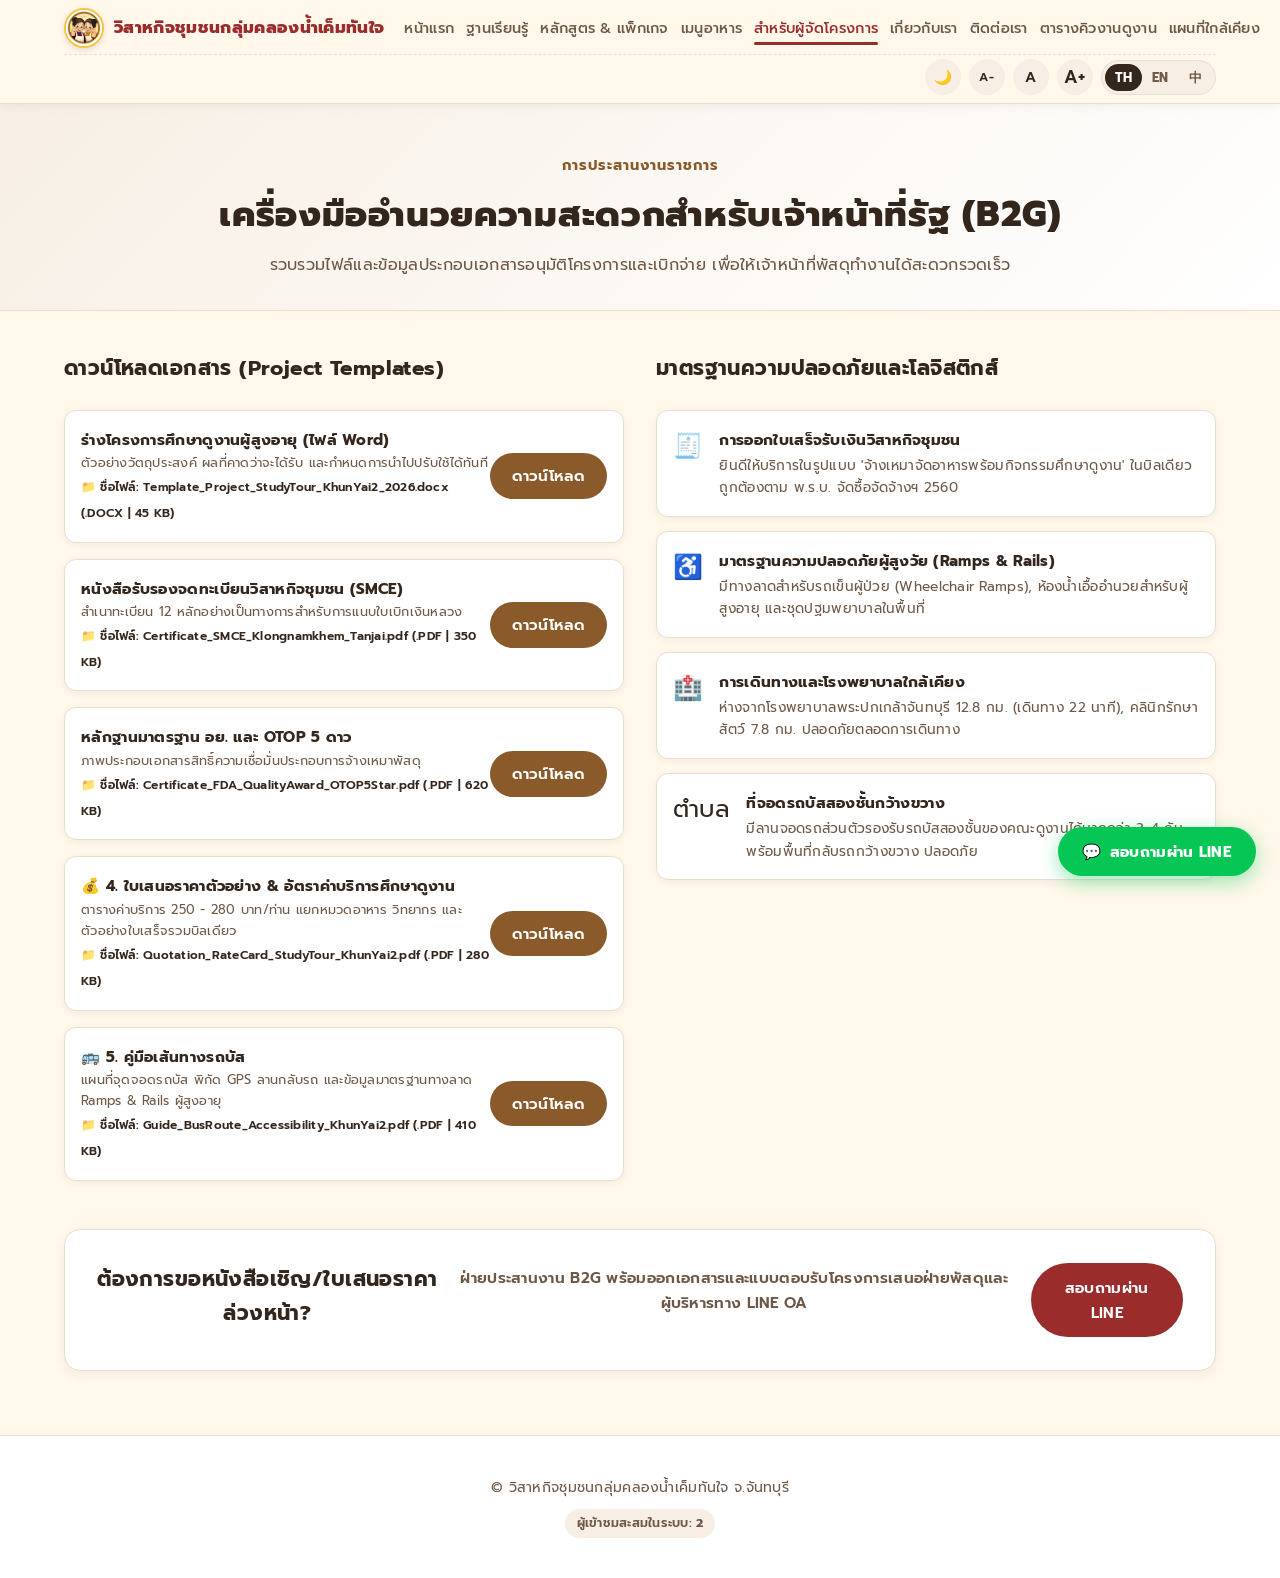
<file: coordinator.html>
<!DOCTYPE html>
<html lang="th">
<head>
  <meta charset="UTF-8">
  <meta name="viewport" content="width=device-width, initial-scale=1.0">
  <title>สำหรับผู้จัดโครงการ B2G — คุณยาย² คลองน้ำเค็มทันใจ จ.จันทบุรี</title>
  <meta name="description" content="เครื่องมืออำนวยความสะดวกสำหรับเจ้าหน้าที่รัฐและพัสดุ ดาวน์โหลดเอกสารโครงการศึกษาดูงานผู้สูงอายุ หนังสือรับรองวิสาหกิจชุมชน และมาตรฐานความปลอดภัย B2G">
  
  <!-- Favicon -->
  <link rel="icon" type="image/png" href="assets/logo-icon.png">
  
  <!-- Google Analytics 4 (GA4) Tracking & Measurement -->
  <script async src="https://www.googletagmanager.com/gtag/js?id=G-2ZFVSF5CFQ"></script>
  <script>
    window.dataLayer = window.dataLayer || [];
    function gtag(){dataLayer.push(arguments);}
    gtag('js', new Date());
    gtag('config', 'G-2ZFVSF5CFQ', { 'send_page_view': true });
  </script>
  
  <!-- Google Fonts -->
  <link rel="preconnect" href="https://fonts.googleapis.com">
  <link rel="preconnect" href="https://fonts.gstatic.com" crossorigin>
  <link href="https://fonts.googleapis.com/css2?family=Outfit:wght@400;600;700;800&family=Prompt:wght@300;400;500;600;700&family=Sarabun:wght@300;400;500;600&display=swap" rel="stylesheet">
  
  <!-- CSS Link -->
  <link rel="stylesheet" href="style.css">
</head>
<body>

  <!-- HEADER -->
  <header>
    <nav class="wrap">
      <!-- ROW 1: Logo & Nav Links -->
      <div class="nav-row-main">
        <div class="logo">
          <img src="assets/logo-icon.png" alt="คุณยาย² KHUNYAI²" class="logo-img">
          <div>
            <span data-i18n="logo_title">วิสาหกิจชุมชนกลุ่มคลองน้ำเค็มทันใจ</span>
          </div>
        </div>
        
        <ul class="nav-links" id="navLinks">
          <li><a href="index.html#homeTab" data-i18n="nav_home">หน้าแรก</a></li>
          <li><a href="stations.html" data-i18n="nav_stations">ฐานเรียนรู้</a></li>
          <li><a href="index.html#packagesTab" data-i18n="nav_packages">หลักสูตร & แพ็กเกจ</a></li>
          <li><a href="food.html" data-i18n="nav_food">เมนูอาหาร</a></li>
          <li><a href="coordinator.html" class="active" data-i18n="nav_coordinator">สำหรับผู้จัดโครงการ</a></li>
          <li><a href="index.html#aboutTab" data-i18n="nav_about">เกี่ยวกับเรา</a></li>
          <li><a href="index.html#contactTab" data-i18n="nav_contact">ติดต่อเรา</a></li>
          <li><a href="schedule.html" data-i18n="queue_eyebrow">ตารางคิวงาน</a></li>
          <li><a href="nearby.html" data-i18n="nav_nearby">แผนที่ใกล้เคียง</a></li>
        </ul>
        
        <!-- Hamburger Menu for Mobile -->
        <button class="menu-toggle" id="menuToggle" aria-label="เปิดเมนูนำทาง">☰</button>
      </div>
      
      <!-- ROW 2: Utilities (Right-aligned on Desktop) -->
      <div class="nav-row-sub">
        <div class="utility-btns">
          <!-- Dark Mode Button -->
          <button class="ut-btn" id="themeToggleBtn" onclick="toggleTheme()" title="สลับโหมด มืด-สว่าง">🌙</button>
          
          <!-- Font Size Controls (A- / A / A+) -->
          <button class="ut-btn" id="fontMinusBtn" title="ลดขนาดอักษร" style="font-size: 0.75rem;">A-</button>
          <button class="ut-btn" id="fontResetBtn" title="ขนาดอักษรปกติ" style="font-size: 0.9rem;">A</button>
          <button class="ut-btn" id="fontPlusBtn" title="เพิ่มขนาดอักษร" style="font-size: 1.1rem;">A+</button>
          
          <!-- Language Selector -->
          <div class="lang-selector">
            <button class="lang-btn active" data-lang="th" onclick="setLanguage('th')">TH</button>
            <button class="lang-btn" data-lang="en" onclick="setLanguage('en')">EN</button>
            <button class="lang-btn" data-lang="zh" onclick="setLanguage('zh')">中</button>
          </div>
        </div>
      </div>
    </nav>
  </header>

  <!-- PAGE HERO BANNER -->
  <section class="sec" style="background: linear-gradient(135deg, var(--bg-soft), var(--bg-surface)); border-bottom: 1px solid var(--border-color); padding: 3rem 0 2rem 0;">
    <div class="wrap">
      <div class="sec-head" style="margin-bottom: 0;">
        <span class="eyebrow" data-i18n="co_eyebrow">การประสานงานราชการ</span>
        <h1 style="font-size: 2.2rem; font-weight: 800; color: var(--color-primary); margin-bottom: 0.5rem;" data-i18n="co_title">เครื่องมืออำนวยความสะดวกสำหรับเจ้าหน้าที่รัฐ (B2G)</h1>
        <p style="color: var(--text-muted); font-size: 1rem; max-width: 800px; margin: 0 auto;" data-i18n="co_desc">รวบรวมไฟล์และข้อมูลประกอบเอกสารอนุมัติโครงการและเบิกจ่าย เพื่อให้เจ้าหน้าที่พัสดุและฝ่ายการเงินทำงานได้สะดวกรวดเร็ว</p>
      </div>
    </div>
  </section>

  <!-- MAIN COORDINATOR CONTENT -->
  <main class="wrap" style="padding-top: 2.5rem; padding-bottom: 4rem;">
    <div class="coordinator-grid">
      <!-- Left: Downloads -->
      <div class="co-section">
        <h3 data-i18n="co_sec1_title">📁 ดาวน์โหลดเอกสาร (Project Templates)</h3>
        <div class="download-list">
          <!-- Item 1: Project Template (Word) -->
          <div class="download-item">
            <div class="download-info">
              <h4 data-i18n="co_d1_title">📝 1. ร่างโครงการศึกษาดูงานผู้สูงอายุ/พัฒนาชุมชน (ไฟล์ Word)</h4>
              <p data-i18n="co_d1_desc">ตัวอย่างวัตถุประสงค์, ผลที่คาดว่าจะได้รับ และกำหนดการ นำไปแก้ไขใส่ชื่อหน่วยงาน อบต./เทศบาล ยื่นอนุมัติงบได้ทันที</p>
              <span style="font-size: 0.75rem; color: var(--color-primary); font-weight: 600;">📁 ชื่อไฟล์: Template_Project_StudyTour_KhunYai2_2026.docx (.DOCX | 45 KB)</span>
            </div>
            <a href="assets/docs/Template_Project_StudyTour_KhunYai2_2026.docx" download class="btn btn-secondary" onclick="trackLineClick('dl_doc_project_template')" data-i18n="co_btn_dl">ดาวน์โหลด .DOCX</a>
          </div>

          <!-- Item 2: SMCE Registration Certificate (PDF) -->
          <div class="download-item">
            <div class="download-info">
              <h4 data-i18n="co_d2_title">📜 2. หนังสือรับรองการจดทะเบียนวิสาหกิจชุมชน (SMCE ทบ.6)</h4>
              <p data-i18n="co_d2_desc">สำเนาใบทะเบียนวิสาหกิจชุมชน 12 หลักอย่างเป็นทางการ สำหรับแนบฎีกาจัดซื้อจัดจ้างเบิกเงินหลวง</p>
              <span style="font-size: 0.75rem; color: var(--color-primary); font-weight: 600;">📁 ชื่อไฟล์: Certificate_SMCE_Klongnamkhem_Tanjai.pdf (.PDF | 350 KB)</span>
            </div>
            <a href="assets/docs/Certificate_SMCE_Klongnamkhem_Tanjai.pdf" download class="btn btn-secondary" onclick="trackLineClick('dl_doc_smce')" data-i18n="co_btn_dl">ดาวน์โหลด .PDF</a>
          </div>

          <!-- Item 3: FDA & OTOP 5-Star Awards (PDF) -->
          <div class="download-item">
            <div class="download-info">
              <h4 data-i18n="co_d3_title">🏆 3. ใบรับรองมาตรฐาน อย. ควอลิตี้ อวอร์ด & OTOP 5 ดาว</h4>
              <p data-i18n="co_d3_desc">สำเนาใบรับรองมาตรฐานความปลอดภัยอาหารและรางวัลการันตีความน่าเชื่อถือระดับประเทศ</p>
              <span style="font-size: 0.75rem; color: var(--color-primary); font-weight: 600;">📁 ชื่อไฟล์: Certificate_FDA_QualityAward_OTOP5Star.pdf (.PDF | 620 KB)</span>
            </div>
            <a href="assets/docs/Certificate_FDA_QualityAward_OTOP5Star.pdf" download class="btn btn-secondary" onclick="trackLineClick('dl_doc_fda')" data-i18n="co_btn_dl">ดาวน์โหลด .PDF</a>
          </div>

          <!-- Item 4: Price Quotation & Rate Card (PDF) -->
          <div class="download-item">
            <div class="download-info">
              <h4 data-i18n="co_d4_title">💰 4. ใบเสนอราคาตัวอย่าง & อัตราค่าบริการศึกษาดูงาน</h4>
              <p data-i18n="co_d4_desc">ตารางค่าบริการ 250 - 280 บาท/ท่าน แยกหมวดอาหาร วิทยากร และตัวอย่างใบเสร็จรวมบิลเดียว</p>
              <span style="font-size: 0.75rem; color: var(--color-primary); font-weight: 600;">📁 ชื่อไฟล์: Quotation_RateCard_StudyTour_KhunYai2.pdf (.PDF | 280 KB)</span>
            </div>
            <a href="assets/docs/Quotation_RateCard_StudyTour_KhunYai2.pdf" download class="btn btn-secondary" onclick="trackLineClick('dl_doc_quotation')" data-i18n="co_btn_dl">ดาวน์โหลด .PDF</a>
          </div>

          <!-- Item 5: Bus Route Guide (PDF) -->
          <div class="download-item">
            <div class="download-info">
              <h4 data-i18n="co_d5_title">🚌 5. คู่มือเส้นทางรถบัส</h4>
              <p data-i18n="co_d5_desc">แผนที่จุดจอดรถบัส พิกัด GPS ลานกลับรถ และข้อมูลมาตรฐานทางลาด Ramps & Rails ผู้สูงอายุ</p>
              <span style="font-size: 0.75rem; color: var(--color-primary); font-weight: 600;">📁 ชื่อไฟล์: Guide_BusRoute_Accessibility_KhunYai2.pdf (.PDF | 410 KB)</span>
            </div>
            <a href="assets/docs/Guide_BusRoute_Accessibility_KhunYai2.pdf" download class="btn btn-secondary" onclick="trackLineClick('dl_doc_bus_guide')" data-i18n="co_btn_dl">ดาวน์โหลด .PDF</a>
          </div>
        </div>
      </div>

      <!-- Right: Safety & Logistics -->
      <div class="co-section">
        <h3 data-i18n="co_sec2_title">🛡️ มาตรฐานความปลอดภัยและโลจิสติกส์</h3>
        <div class="compliance-list">
          <div class="compliance-item">
            <div class="compliance-icon">🧾</div>
            <div class="compliance-body">
              <h4 data-i18n="co_c1_title">การออกใบเสร็จรับเงินวิสาหกิจชุมชน</h4>
              <p data-i18n="co_c1_desc">ยินดีให้บริการในรูปแบบ 'จ้างเหมาจัดอาหารพร้อมกิจกรรมศึกษาดูงาน' ในบิลเดียว ถูกต้องตาม พ.ร.บ. จัดซื้อจัดจ้างฯ 2560</p>
            </div>
          </div>
          <div class="compliance-item">
            <div class="compliance-icon">♿</div>
            <div class="compliance-body">
              <h4 data-i18n="co_c2_title">มาตรฐานความปลอดภัยผู้สูงวัย (Ramps & Rails)</h4>
              <p data-i18n="co_c2_desc">มีทางลาดสำหรับรถเข็นผู้ป่วย (Wheelchair Ramps), ห้องน้ำเอื้ออำนวยสำหรับผู้สูงอายุ และชุดปฐมพยาบาลในพื้นที่</p>
            </div>
          </div>
          <div class="compliance-item">
            <div class="compliance-icon">🏥</div>
            <div class="compliance-body">
              <h4 data-i18n="co_c3_title">การเดินทางและโรงพยาบาลใกล้เคียง</h4>
              <p data-i18n="co_c3_desc">ห่างจากโรงพยาบาลพระปกเกล้าจันทบุรี 12.8 กม. (เดินทาง 22 นาที), คลินิกรักษาสัตว์ 7.8 กม. ปลอดภัยตลอดการเดินทาง</p>
            </div>
          </div>
          <div class="compliance-item">
            <div class="compliance-icon">ตำบล</div>
            <div class="compliance-body">
              <h4 data-i18n="co_c4_title">ที่จอดรถบัสสองชั้นกว้างขวาง</h4>
              <p data-i18n="co_c4_desc">มีลานจอดรถส่วนตัวรองรับรถบัสสองชั้นของคณะดูงานได้มากกว่า 3-4 คัน พร้อมพื้นที่กลับรถกว้างขวาง ปลอดภัย</p>
            </div>
          </div>
        </div>
      </div>
    </div>

    <!-- CALLOUT CTA -->
    <div class="rd-callout" style="margin-top: 3rem; background-color: var(--bg-surface); border: 1px solid var(--border-color); border-radius: var(--border-radius); padding: 2rem; text-align: center; box-shadow: 0 4px 12px var(--shadow-color);">
      <h3 style="font-size: 1.3rem; font-weight: 700; color: var(--color-primary); margin-bottom: 0.5rem;">ต้องการขอหนังสือเชิญ/ใบเสนอราคาล่วงหน้า?</h3>
      <p style="color: var(--text-muted); font-size: 0.95rem; margin-bottom: 1.25rem;">ฝ่ายประสานงาน B2G พร้อมออกเอกสารและแบบตอบรับโครงการเสนอฝ่ายพัสดุและผู้บริหารทาง LINE OA</p>
      <a href="https://lin.ee/rGebh2c?utm_source=website&utm_medium=button&utm_campaign=b2g_docs" target="_blank" class="btn btn-primary" style="display: inline-flex; align-items: center; gap: 8px; padding: 12px 28px;" onclick="trackLineClick('b2g_docs')" data-i18n="nav_cta">💬 ขอเอกสาร B2G ผ่าน LINE OA</a>
    </div>
  </main>

  <!-- FOOTER -->
  <footer>
    <div class="wrap">
      <p data-i18n="footer_text">© วิสาหกิจชุมชนกลุ่มคลองน้ำเค็มทันใจ จ.จันทบุรี</p>
      <div class="footer-counter">
        <span data-i18n="footer_visit_count">ผู้เข้าชมสะสมในระบบ:</span> <strong id="visitorCounterVal">0</strong>
      </div>
    </div>
  </footer>

  <!-- FLOATING LINE BUTTON -->
  <a href="https://lin.ee/rGebh2c?utm_source=website&utm_medium=button&utm_campaign=floating_line" target="_blank" class="float-line-btn" onclick="trackLineClick('floating_line')">
    <span>💬</span> <span data-i18n="nav_cta">สอบถามผ่าน LINE</span>
  </a>

  <!-- JavaScript Link -->
  <script src="script.js"></script>

</body>
</html>
</file>
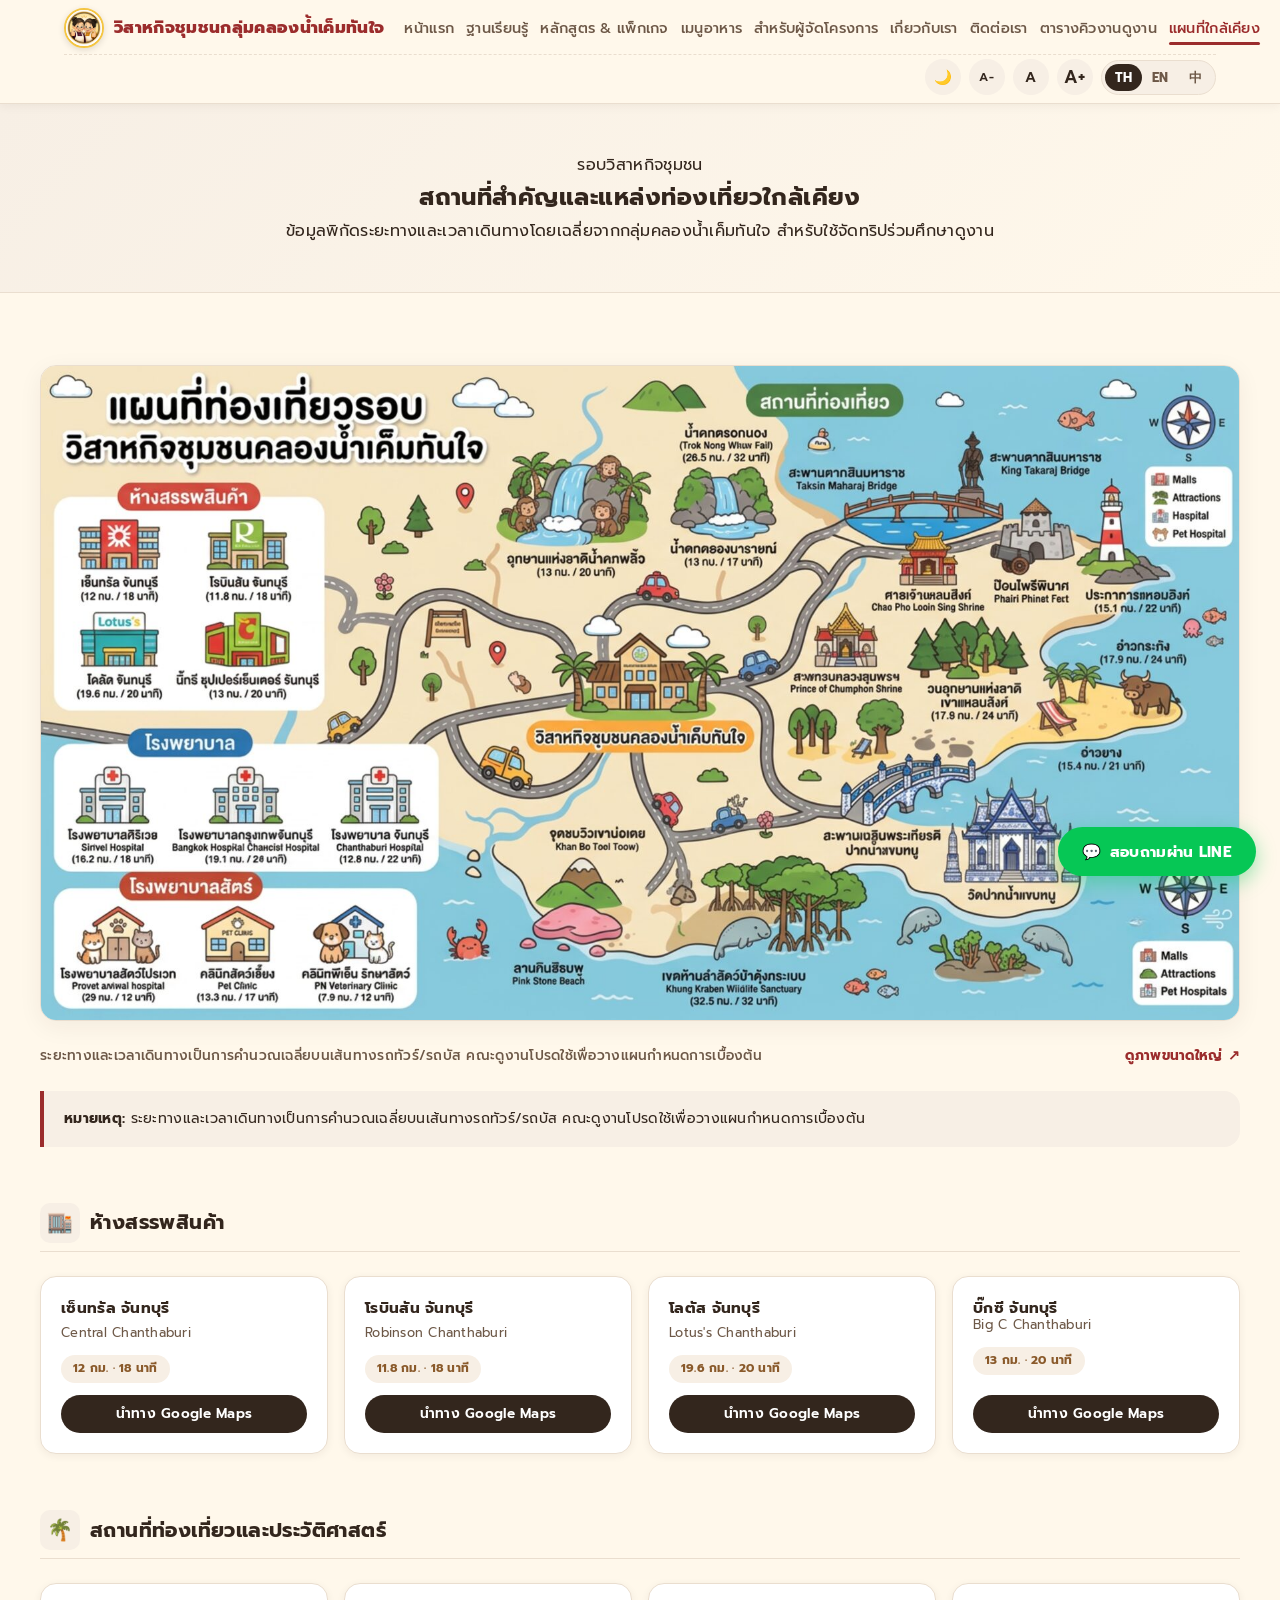
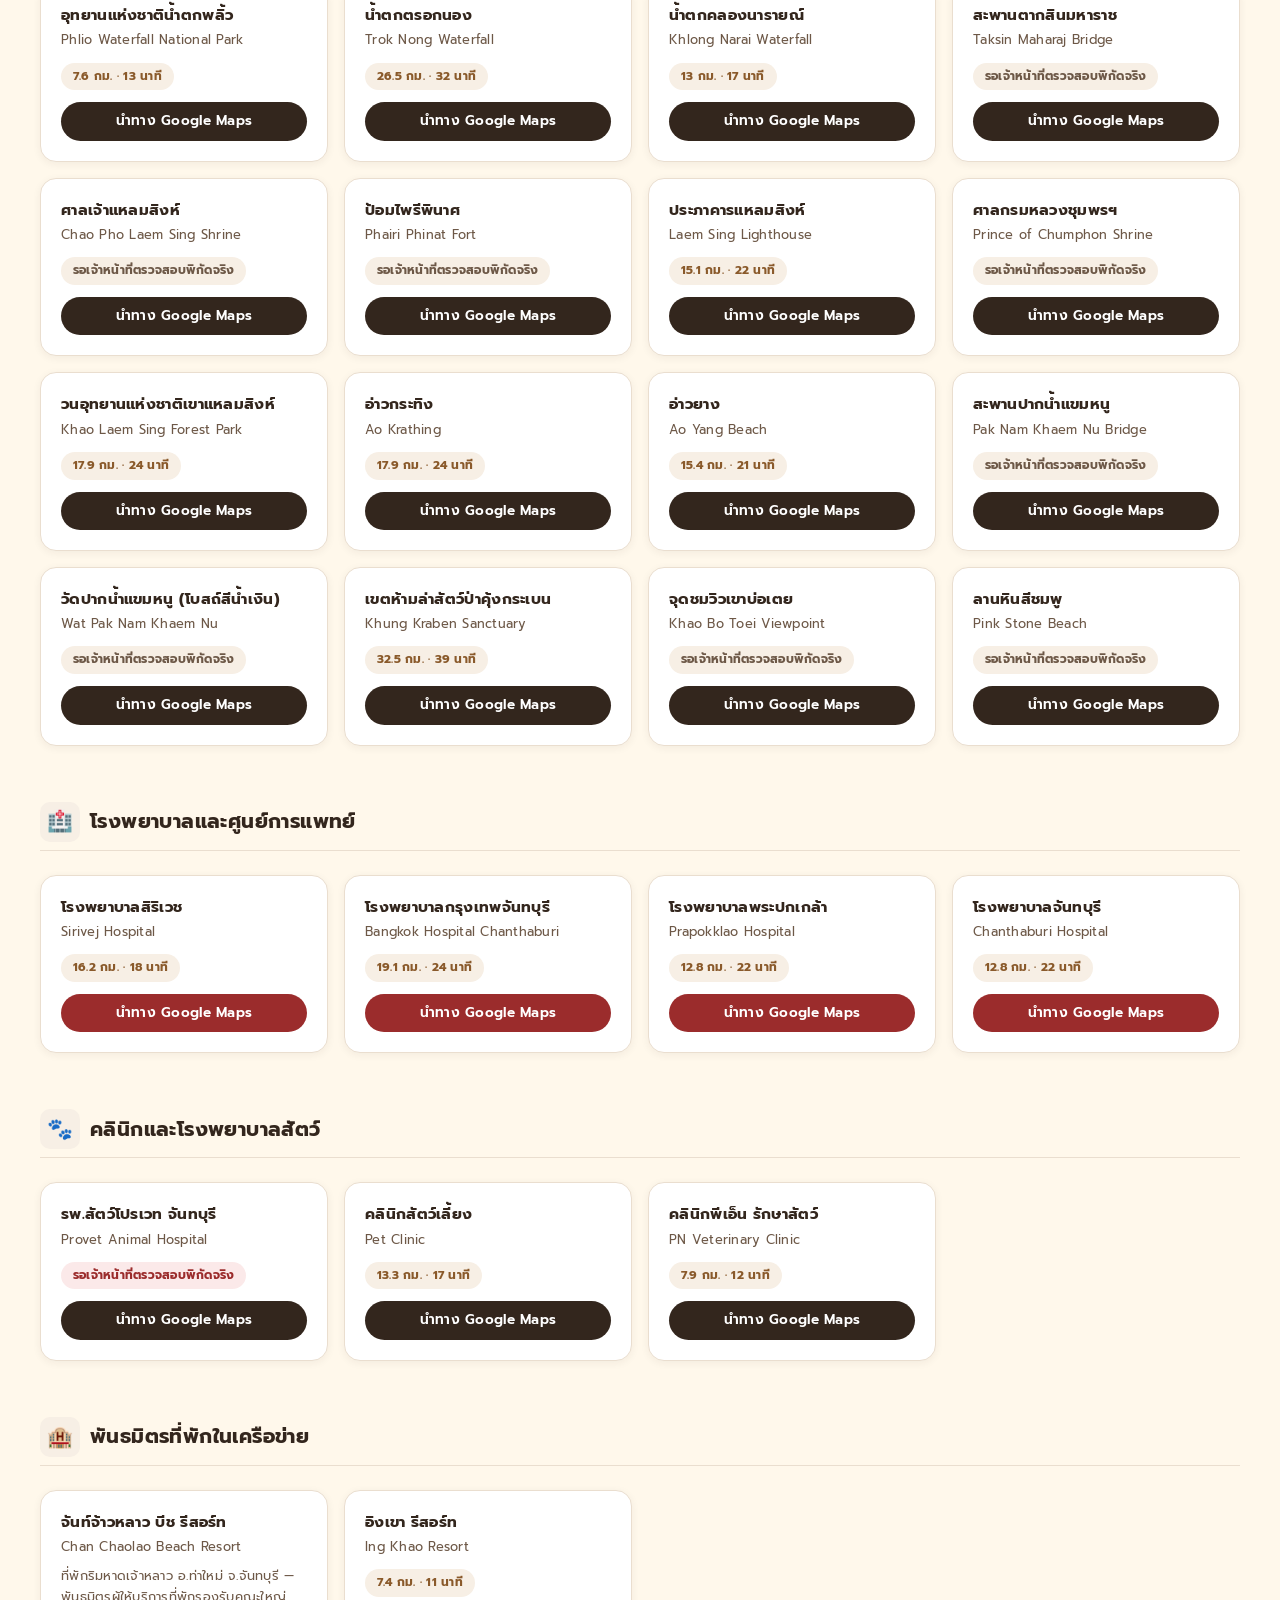
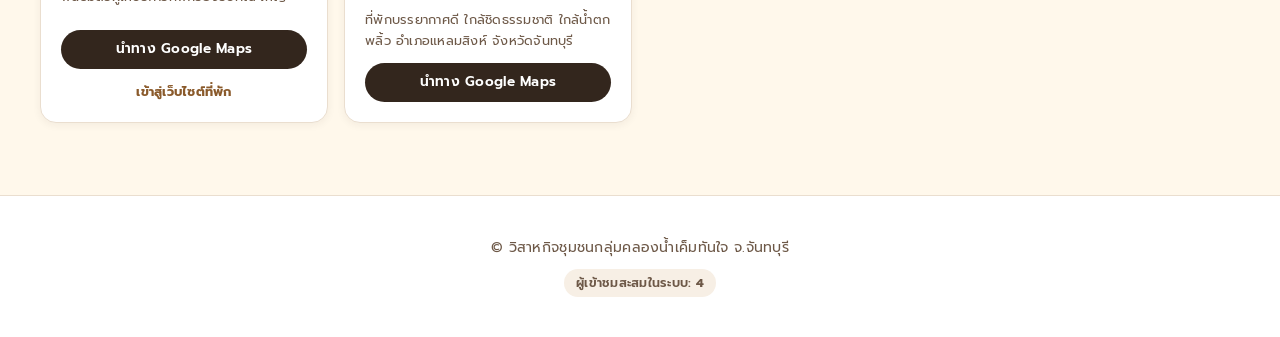
<file: nearby.html>
<!DOCTYPE html>
<html lang="th">
<head>
  <meta charset="UTF-8">
  <meta name="viewport" content="width=device-width, initial-scale=1.0">
  <title>สถานที่ใกล้เคียง — คุณยาย² คลองน้ำเค็มทันใจ จ.จันทบุรี</title>
  
  <!-- SEO & Search Engine Optimization -->
  <meta name="description" content="แผนที่และข้อมูลระยะทางจากวิสาหกิจชุมชนกลุ่มคลองน้ำเค็มทันใจ ไปยังสถานที่สำคัญ ห้างสรรพสินค้า โรงพยาบาล และแหล่งท่องเที่ยวรอบอำเภอแหลมสิงห์ จ.จันทบุรี สำหรับคณะเดินทาง">
  
  <!-- Google Analytics 4 (GA4) Tracking & Measurement -->
  <script async src="https://www.googletagmanager.com/gtag/js?id=G-2ZFVSF5CFQ"></script>
  <script>
    window.dataLayer = window.dataLayer || [];
    function gtag(){dataLayer.push(arguments);}
    gtag('js', new Date());
    gtag('config', 'G-2ZFVSF5CFQ', { 'send_page_view': true });
  </script>
  
  <!-- Fonts & Icons -->
  <link rel="preconnect" href="https://fonts.googleapis.com">
  <link rel="preconnect" href="https://fonts.gstatic.com" crossorigin>
  <link href="https://fonts.googleapis.com/css2?family=Prompt:wght@400;500;600;700&display=swap" rel="stylesheet">
  
  <!-- CSS Link -->
  <link rel="stylesheet" href="style.css">
  
  <style>
    /* สไตล์เฉพาะสำหรับหน้า nearby.html */
    .page-head {
      background: linear-gradient(135deg, var(--bg-soft), var(--bg-primary));
      padding: 3rem 0;
      text-align: center;
      border-bottom: 1px solid var(--border-color);
      transition: background var(--transition-speed);
    }
    
    .map-frame {
      border: 1px solid var(--border-color);
      border-radius: var(--border-radius);
      overflow: hidden;
      box-shadow: 0 6px 24px var(--shadow-color);
      background-color: var(--bg-surface);
      margin-bottom: 1.5rem;
    }
    
    .map-frame img {
      width: 100%;
      height: auto;
      border-radius: 0;
    }
    
    .map-caption {
      display: flex;
      justify-content: space-between;
      align-items: center;
      flex-wrap: wrap;
      gap: 10px;
      font-size: 0.85rem;
      color: var(--text-muted);
      font-weight: 500;
    }
    
    .map-caption a {
      color: var(--color-accent);
      font-weight: 700;
    }
    
    .note-box {
      background-color: var(--bg-soft);
      border-left: 4px solid var(--color-accent);
      padding: 16px 20px;
      border-radius: 0 var(--border-radius) var(--border-radius) 0;
      margin-top: 1.5rem;
      font-size: 0.88rem;
    }
    
    /* CATEGORY BLOCKS */
    .cat-title {
      display: flex;
      align-items: center;
      gap: 10px;
      font-size: 1.25rem;
      font-weight: 700;
      margin: 3.5rem 0 1.5rem;
      color: var(--color-primary);
      border-bottom: 1px solid var(--border-color);
      padding-bottom: 0.5rem;
    }
    
    .cat-icon {
      width: 40px;
      height: 40px;
      border-radius: 10px;
      display: flex;
      align-items: center;
      justify-content: center;
      font-size: 1.3rem;
      background-color: var(--bg-soft);
    }
    
    .place-grid {
      display: grid;
      grid-template-columns: repeat(4, 1fr);
      gap: 16px;
    }
    
    .place-card {
      background-color: var(--bg-surface);
      border: 1px solid var(--border-color);
      border-radius: var(--border-radius);
      padding: 1.25rem;
      display: flex;
      flex-direction: column;
      gap: 8px;
      box-shadow: 0 2px 8px var(--shadow-color);
      transition: all var(--transition-speed);
    }
    
    .place-card:hover {
      transform: translateY(-2px);
      box-shadow: 0 4px 12px var(--shadow-hover);
      border-color: var(--color-secondary);
    }
    
    .place-card .pname {
      font-weight: 700;
      font-size: 0.95rem;
      line-height: 1.4;
    }
    
    .place-card .pname-en {
      font-size: 0.8rem;
      color: var(--text-muted);
      margin-top: -4px;
    }
    
    .place-card .pdist {
      display: inline-flex;
      align-items: center;
      gap: 4px;
      background-color: var(--bg-soft);
      color: var(--color-secondary);
      font-size: 0.75rem;
      font-weight: 700;
      padding: 4px 12px;
      border-radius: 99px;
      width: fit-content;
      margin: 4px 0;
    }
    
    .place-card .pdist.pending {
      background-color: rgba(211, 47, 47, 0.1);
      color: var(--color-danger);
    }
    
    .place-card .pdist.none {
      background-color: var(--bg-soft);
      color: var(--text-muted);
    }
    
    .place-card .psub {
      font-size: 0.8rem;
      color: var(--text-muted);
      margin-bottom: 4px;
    }
    
    .nav-btn {
      margin-top: auto;
      width: 100%;
      text-align: center;
      background-color: var(--color-primary);
      color: #FFFFFF;
      padding: 8px 12px;
      border-radius: 99px;
      font-size: 0.85rem;
      font-weight: 600;
      display: flex;
      align-items: center;
      justify-content: center;
      gap: 6px;
    }
    
    .nav-btn:hover {
      background-color: var(--color-accent);
      color: #FFFFFF;
    }
    
    .nav-btn.alt {
      background-color: var(--color-accent);
    }
    
    .nav-btn.alt:hover {
      background-color: var(--color-accent-hover);
    }
    
    .site-link {
      font-size: 0.8rem;
      color: var(--color-secondary);
      font-weight: 700;
      text-align: center;
      margin-top: 4px;
      display: block;
    }
    
    .site-link:hover {
      color: var(--color-accent);
    }
    
    @media (max-width: 1024px) {
      .place-grid {
        grid-template-columns: repeat(2, 1fr);
      }
    }
    
    @media (max-width: 540px) {
      .place-grid {
        grid-template-columns: 1fr;
      }
    }
  </style>
</head>
<body>

  <!-- HEADER -->
  <header>
    <nav class="wrap">
      <!-- ROW 1: Logo & Nav Links -->
      <div class="nav-row-main">
        <div class="logo">
          <img src="assets/logo-icon.png" alt="คุณยาย² KHUNYAI²" class="logo-img">
          <div>
            <span data-i18n="logo_title">วิสาหกิจชุมชนกลุ่มคลองน้ำเค็มทันใจ</span>
          </div>
        </div>
        
        <ul class="nav-links" id="navLinks">
          <!-- Hashing directly back to index.html tabs -->
          <li><a href="index.html#homeTab" data-i18n="nav_home">หน้าแรก</a></li>
          <li><a href="stations.html" data-i18n="nav_stations">ฐานเรียนรู้</a></li>
          <li><a href="index.html#packagesTab" data-i18n="nav_packages">หลักสูตร & แพ็กเกจ</a></li>
          <li><a href="food.html" data-i18n="nav_food">เมนูอาหาร</a></li>
          <li><a href="coordinator.html" data-i18n="nav_coordinator">สำหรับผู้จัดโครงการ</a></li>
          <li><a href="index.html#aboutTab" data-i18n="nav_about">เกี่ยวกับเรา</a></li>
          <li><a href="index.html#contactTab" data-i18n="nav_contact">ติดต่อเรา</a></li>
          <li><a href="schedule.html" data-i18n="queue_eyebrow">ตารางคิวงาน</a></li>
          <li><a href="nearby.html" class="active" data-i18n="nav_nearby">แผนที่ใกล้เคียง</a></li>
        </ul>
        
        <!-- Hamburger Menu for Mobile -->
        <button class="menu-toggle" id="menuToggle" aria-label="เปิดเมนูนำทาง">☰</button>
      </div>
      
      <!-- ROW 2: Utilities (Right-aligned on Desktop) -->
      <div class="nav-row-sub">
        <div class="utility-btns">
          <!-- Dark Mode Button -->
          <button class="ut-btn" id="themeToggleBtn" onclick="toggleTheme()" title="สลับโหมด มืด-สว่าง">🌙</button>
          
          <!-- Font Size Controls (A- / A / A+) -->
          <button class="ut-btn" id="fontMinusBtn" title="ลดขนาดอักษร" style="font-size: 0.75rem;">A-</button>
          <button class="ut-btn" id="fontResetBtn" title="ขนาดอักษรปกติ" style="font-size: 0.9rem;">A</button>
          <button class="ut-btn" id="fontPlusBtn" title="เพิ่มขนาดอักษร" style="font-size: 1.1rem;">A+</button>
          
          <!-- Language Selector -->
          <div class="lang-selector">
            <button class="lang-btn active" data-lang="th" onclick="setLanguage('th')">TH</button>
            <button class="lang-btn" data-lang="en" onclick="setLanguage('en')">EN</button>
            <button class="lang-btn" data-lang="zh" onclick="setLanguage('zh')">中</button>
          </div>
        </div>
      </div>
    </nav>
  </header>

  <!-- PAGE HEADER -->
  <section class="page-head">
    <div class="wrap">
      <span class="eyebrow" data-i18n="nearby_eyebrow">รอบวิสาหกิจชุมชน</span>
      <h1 data-i18n="nearby_title">สถานที่สำคัญและแหล่งท่องเที่ยวใกล้เคียง</h1>
      <p data-i18n="nearby_desc">ข้อมูลพิกัดระยะทางและเวลาเดินทางโดยเฉลี่ยจากกลุ่มคลองน้ำเค็มทันใจ สำหรับใช้จัดทริปร่วมศึกษาดูงาน</p>
    </div>
  </section>

  <!-- MAP COMPRESSED IMAGE -->
  <main class="wrap sec">
    <div class="map-frame">
      <img src="assets/nearby-map.jpg" alt="แผนที่ภาพประกอบสถานที่ใกล้เคียงวิสาหกิจชุมชนคลองน้ำเค็มทันใจ">
    </div>
    
    <div class="map-caption">
      <span data-i18n="nearby_note_text">ระยะทางและเวลาเดินทางเป็นการคำนวณเฉลี่ยบนเส้นทางรถทัวร์/รถบัส คณะดูงานโปรดใช้เพื่อวางแผนกำหนดการเบื้องต้น</span>
      <a href="assets/nearby-map.jpg" target="_blank">ดูภาพขนาดใหญ่ ↗</a>
    </div>
    
    <div class="note-box">
      <strong data-i18n="nearby_note_bold">หมายเหตุ:</strong> <span data-i18n="nearby_note_text">ระยะทางและเวลาเดินทางเป็นการคำนวณเฉลี่ยบนเส้นทางรถทัวร์/รถบัส คณะดูงานโปรดใช้เพื่อวางแผนกำหนดการเบื้องต้น</span>
    </div>

    <!-- 1. ห้างสรรพสินค้า -->
    <div class="cat-title">
      <span class="cat-icon">🏬</span> 
      <span data-i18n="nearby_cat_mall">ห้างสรรพสินค้า</span>
    </div>
    <div class="place-grid">
      <div class="place-card">
        <div class="pname">เซ็นทรัล จันทบุรี</div>
        <div class="pname-en">Central Chanthaburi</div>
        <div class="pdist">12 กม. · 18 นาที</div>
        <a href="https://maps.app.goo.gl/XwYvZBVgDvRUAgXQ7" target="_blank" rel="noopener" class="nav-btn" data-i18n="nearby_btn_nav">📍 นำทาง</a>
      </div>
      <div class="place-card">
        <div class="pname">โรบินสัน จันทบุรี</div>
        <div class="pname-en">Robinson Chanthaburi</div>
        <div class="pdist">11.8 กม. · 18 นาที</div>
        <a href="https://maps.app.goo.gl/ovXQ1MFvfLSKv3DC7" target="_blank" rel="noopener" class="nav-btn" data-i18n="nearby_btn_nav">📍 นำทาง</a>
      </div>
      <div class="place-card">
        <div class="pname">โลตัส จันทบุรี</div>
        <div class="pname-en">Lotus's Chanthaburi</div>
        <div class="pdist">19.6 กม. · 20 นาที</div>
        <a href="https://maps.app.goo.gl/SUqbknVaN7y95iMi8" target="_blank" rel="noopener" class="nav-btn" data-i18n="nearby_btn_nav">📍 นำทาง</a>
      </div>
      <div class="place-card">
        <div class="place-info">
          <div class="pname">บิ๊กซี จันทบุรี</div>
          <div class="pname-en">Big C Chanthaburi</div>
        </div>
        <div class="pdist">13 กม. · 20 นาที</div>
        <a href="https://maps.app.goo.gl/dgjfmCReBuKg7FNQ7" target="_blank" rel="noopener" class="nav-btn" data-i18n="nearby_btn_nav">📍 นำทาง</a>
      </div>
    </div>

    <!-- 2. สถานที่ท่องเที่ยว -->
    <div class="cat-title">
      <span class="cat-icon">🌴</span> 
      <span data-i18n="nearby_cat_travel">สถานที่ท่องเที่ยวและประวัติศาสตร์</span>
    </div>
    <div class="place-grid">
      <div class="place-card">
        <div class="pname">อุทยานแห่งชาติน้ำตกพลิ้ว</div>
        <div class="pname-en">Phlio Waterfall National Park</div>
        <div class="pdist">7.6 กม. · 13 นาที</div>
        <a href="https://maps.app.goo.gl/Ud2FEdZ2rvdXtJB39" target="_blank" rel="noopener" class="nav-btn" data-i18n="nearby_btn_nav">📍 นำทาง</a>
      </div>
      <div class="place-card">
        <div class="pname">น้ำตกตรอกนอง</div>
        <div class="pname-en">Trok Nong Waterfall</div>
        <div class="pdist">26.5 กม. · 32 นาที</div>
        <a href="https://maps.app.goo.gl/Lv4icZ2qy1mXAL5R7" target="_blank" rel="noopener" class="nav-btn" data-i18n="nearby_btn_nav">📍 นำทาง</a>
      </div>
      <div class="place-card">
        <div class="pname">น้ำตกคลองนารายณ์</div>
        <div class="pname-en">Khlong Narai Waterfall</div>
        <div class="pdist">13 กม. · 17 นาที</div>
        <a href="https://maps.app.goo.gl/JVs2LFTTT5uci8xK8" target="_blank" rel="noopener" class="nav-btn" data-i18n="nearby_btn_nav">📍 นำทาง</a>
      </div>
      <div class="place-card">
        <div class="pname">สะพานตากสินมหาราช</div>
        <div class="pname-en">Taksin Maharaj Bridge</div>
        <div class="pdist none" data-i18n="nearby_verify_pending">ไม่ระบุระยะทาง</div>
        <a href="https://maps.app.goo.gl/HiC5rK8yioPGN2Fd6" target="_blank" rel="noopener" class="nav-btn" data-i18n="nearby_btn_nav">📍 นำทาง</a>
      </div>
      <div class="place-card">
        <div class="pname">ศาลเจ้าแหลมสิงห์</div>
        <div class="pname-en">Chao Pho Laem Sing Shrine</div>
        <div class="pdist none" data-i18n="nearby_verify_pending">ไม่ระบุระยะทาง</div>
        <a href="https://maps.app.goo.gl/Tb6BQruHtXL3pM5E6" target="_blank" rel="noopener" class="nav-btn" data-i18n="nearby_btn_nav">📍 นำทาง</a>
      </div>
      <div class="place-card">
        <div class="pname">ป้อมไพรีพินาศ</div>
        <div class="pname-en">Phairi Phinat Fort</div>
        <div class="pdist none" data-i18n="nearby_verify_pending">ไม่ระบุระยะทาง</div>
        <a href="https://maps.app.goo.gl/VZfmp2v5q1s9qUg17" target="_blank" rel="noopener" class="nav-btn" data-i18n="nearby_btn_nav">📍 นำทาง</a>
      </div>
      <div class="place-card">
        <div class="pname">ประภาคารแหลมสิงห์</div>
        <div class="pname-en">Laem Sing Lighthouse</div>
        <div class="pdist">15.1 กม. · 22 นาที</div>
        <a href="https://maps.app.goo.gl/kZLxqo3147zyiCRL8" target="_blank" rel="noopener" class="nav-btn" data-i18n="nearby_btn_nav">📍 นำทาง</a>
      </div>
      <div class="place-card">
        <div class="pname">ศาลกรมหลวงชุมพรฯ</div>
        <div class="pname-en">Prince of Chumphon Shrine</div>
        <div class="pdist none" data-i18n="nearby_verify_pending">ไม่ระบุระยะทาง</div>
        <a href="https://maps.app.goo.gl/RNE67cRWoSxz54nGA" target="_blank" rel="noopener" class="nav-btn" data-i18n="nearby_btn_nav">📍 นำทาง</a>
      </div>
      <div class="place-card">
        <div class="pname">วนอุทยานแห่งชาติเขาแหลมสิงห์</div>
        <div class="pname-en">Khao Laem Sing Forest Park</div>
        <div class="pdist">17.9 กม. · 24 นาที</div>
        <a href="https://maps.app.goo.gl/axfejvtCV3bc5s2QA" target="_blank" rel="noopener" class="nav-btn" data-i18n="nearby_btn_nav">📍 นำทาง</a>
      </div>
      <div class="place-card">
        <div class="pname">อ่าวกระทิง</div>
        <div class="pname-en">Ao Krathing</div>
        <div class="pdist">17.9 กม. · 24 นาที</div>
        <a href="https://maps.app.goo.gl/fDE4B66h7VBx2gcY9" target="_blank" rel="noopener" class="nav-btn" data-i18n="nearby_btn_nav">📍 นำทาง</a>
      </div>
      <div class="place-card">
        <div class="pname">อ่าวยาง</div>
        <div class="pname-en">Ao Yang Beach</div>
        <div class="pdist">15.4 กม. · 21 นาที</div>
        <a href="https://maps.app.goo.gl/oPExwuxs99Tv2mubA" target="_blank" rel="noopener" class="nav-btn" data-i18n="nearby_btn_nav">📍 นำทาง</a>
      </div>
      <div class="place-card">
        <div class="pname">สะพานปากน้ำแขมหนู</div>
        <div class="pname-en">Pak Nam Khaem Nu Bridge</div>
        <div class="pdist none" data-i18n="nearby_verify_pending">ไม่ระบุระยะทาง</div>
        <a href="https://maps.app.goo.gl/v8UdXu3KMrTqgYD76" target="_blank" rel="noopener" class="nav-btn" data-i18n="nearby_btn_nav">📍 นำทาง</a>
      </div>
      <div class="place-card">
        <div class="pname">วัดปากน้ำแขมหนู (โบสถ์สีน้ำเงิน)</div>
        <div class="pname-en">Wat Pak Nam Khaem Nu</div>
        <div class="pdist none" data-i18n="nearby_verify_pending">ไม่ระบุระยะทาง</div>
        <a href="https://maps.app.goo.gl/tro9SZoj7bCUFbhF6" target="_blank" rel="noopener" class="nav-btn" data-i18n="nearby_btn_nav">📍 นำทาง</a>
      </div>
      <div class="place-card">
        <div class="pname">เขตห้ามล่าสัตว์ป่าคุ้งกระเบน</div>
        <div class="pname-en">Khung Kraben Sanctuary</div>
        <div class="pdist">32.5 กม. · 39 นาที</div>
        <a href="https://maps.app.goo.gl/v972DDgqLigJXZAP9" target="_blank" rel="noopener" class="nav-btn" data-i18n="nearby_btn_nav">📍 นำทาง</a>
      </div>
      <div class="place-card">
        <div class="pname">จุดชมวิวเขาบ่อเตย</div>
        <div class="pname-en">Khao Bo Toei Viewpoint</div>
        <div class="pdist none" data-i18n="nearby_verify_pending">ไม่ระบุระยะทาง</div>
        <a href="https://maps.app.goo.gl/n72Ujfsv2zrXCJBo6" target="_blank" rel="noopener" class="nav-btn" data-i18n="nearby_btn_nav">📍 นำทาง</a>
      </div>
      <div class="place-card">
        <div class="pname">ลานหินสีชมพู</div>
        <div class="pname-en">Pink Stone Beach</div>
        <div class="pdist none" data-i18n="nearby_verify_pending">ไม่ระบุระยะทาง</div>
        <a href="https://maps.app.goo.gl/uDwMA8jAveM4s8Ln7" target="_blank" rel="noopener" class="nav-btn" data-i18n="nearby_btn_nav">📍 นำทาง</a>
      </div>
    </div>

    <!-- 3. โรงพยาบาล -->
    <div class="cat-title">
      <span class="cat-icon">🏥</span> 
      <span data-i18n="nearby_cat_hosp">โรงพยาบาลและศูนย์การแพทย์</span>
    </div>
    <div class="place-grid">
      <div class="place-card">
        <div class="pname">โรงพยาบาลสิริเวช</div>
        <div class="pname-en">Sirivej Hospital</div>
        <div class="pdist">16.2 กม. · 18 นาที</div>
        <a href="https://maps.app.goo.gl/Qz67aJ4HriDmaLAv9" target="_blank" rel="noopener" class="nav-btn alt" data-i18n="nearby_btn_nav">📍 นำทาง</a>
      </div>
      <div class="place-card">
        <div class="pname">โรงพยาบาลกรุงเทพจันทบุรี</div>
        <div class="pname-en">Bangkok Hospital Chanthaburi</div>
        <div class="pdist">19.1 กม. · 24 นาที</div>
        <a href="https://maps.app.goo.gl/bfawuAosJfwHr7c68" target="_blank" rel="noopener" class="nav-btn alt" data-i18n="nearby_btn_nav">📍 นำทาง</a>
      </div>
      <div class="place-card">
        <div class="pname">โรงพยาบาลพระปกเกล้า</div>
        <div class="pname-en">Prapokklao Hospital</div>
        <div class="pdist">12.8 กม. · 22 นาที</div>
        <a href="https://maps.app.goo.gl/mFBo2VF6e4NB4y9s8" target="_blank" rel="noopener" class="nav-btn alt" data-i18n="nearby_btn_nav">📍 นำทาง</a>
      </div>
      <div class="place-card">
        <div class="pname">โรงพยาบาลจันทบุรี</div>
        <div class="pname-en">Chanthaburi Hospital</div>
        <div class="pdist">12.8 กม. · 22 นาที</div>
        <a href="https://maps.app.goo.gl/cmUTj6dizh6QZsoL7" target="_blank" rel="noopener" class="nav-btn alt" data-i18n="nearby_btn_nav">📍 นำทาง</a>
      </div>
    </div>

    <!-- 4. โรงพยาบาลสัตว์ -->
    <div class="cat-title">
      <span class="cat-icon">🐾</span> 
      <span data-i18n="nearby_cat_pet">คลินิกและโรงพยาบาลสัตว์</span>
    </div>
    <div class="place-grid">
      <div class="place-card">
        <div class="pname">รพ.สัตว์โปรเวท จันทบุรี</div>
        <div class="pname-en">Provet Animal Hospital</div>
        <div class="pdist pending" data-i18n="nearby_verify_pending">รอตรวจสอบข้อมูลระยะทาง</div>
        <a href="https://maps.app.goo.gl/HZBwiUhxe9oFuoPU7" target="_blank" rel="noopener" class="nav-btn" data-i18n="nearby_btn_nav">📍 นำทาง</a>
      </div>
      <div class="place-card">
        <div class="pname">คลินิกสัตว์เลี้ยง</div>
        <div class="pname-en">Pet Clinic</div>
        <div class="pdist">13.3 กม. · 17 นาที</div>
        <a href="https://maps.app.goo.gl/LZaZ9R8eatJCT9SX7" target="_blank" rel="noopener" class="nav-btn" data-i18n="nearby_btn_nav">📍 นำทาง</a>
      </div>
      <div class="place-card">
        <div class="pname">คลินิกพีเอ็น รักษาสัตว์</div>
        <div class="pname-en">PN Veterinary Clinic</div>
        <div class="pdist">7.9 กม. · 12 นาที</div>
        <a href="https://maps.app.goo.gl/4AdSvG248iwh7thr5" target="_blank" rel="noopener" class="nav-btn" data-i18n="nearby_btn_nav">📍 นำทาง</a>
      </div>
    </div>

    <!-- 5. พันธมิตรที่พัก -->
    <div class="cat-title">
      <span class="cat-icon">🏨</span> 
      <span data-i18n="nearby_cat_hotel">พันธมิตรที่พักในเครือข่าย</span>
    </div>
    <div class="place-grid">
      <div class="place-card">
        <div class="pname">จันท์จ้าวหลาว บีช รีสอร์ท</div>
        <div class="pname-en">Chan Chaolao Beach Resort</div>
        <p class="psub">ที่พักริมหาดเจ้าหลาว อ.ท่าใหม่ จ.จันทบุรี — พันธมิตรผู้ให้บริการที่พักรองรับคณะใหญ่</p>
        <a href="https://www.google.com/maps/search/?api=1&query=จันท์จ้าวหลาว+บีช+รีสอร์ท+ท่าใหม่+จันทบุรี" target="_blank" rel="noopener" class="nav-btn" data-i18n="nearby_btn_nav">📍 นำทาง</a>
        <a href="http://www.chanchaolao.com/" target="_blank" rel="noopener" class="site-link" data-i18n="nearby_btn_web">เข้าสู่เว็บไซต์ที่พัก ↗</a>
      </div>
      <div class="place-card">
        <div class="pname">อิงเขา รีสอร์ท</div>
        <div class="pname-en">Ing Khao Resort</div>
        <div class="pdist">7.4 กม. · 11 นาที</div>
        <p class="psub">ที่พักบรรยากาศดี ใกล้ชิดธรรมชาติ ใกล้น้ำตกพลิ้ว อำเภอแหลมสิงห์ จังหวัดจันทบุรี</p>
        <a href="https://maps.app.goo.gl/eg1CBbiMDW6VC7PW6" target="_blank" rel="noopener" class="nav-btn" data-i18n="nearby_btn_nav">📍 นำทาง</a>
      </div>
    </div>
  </main>

  <!-- FOOTER -->
  <footer>
    <div class="wrap">
      <p data-i18n="footer_text">© วิสาหกิจชุมชนกลุ่มคลองน้ำเค็มทันใจ จ.จันทบุรี</p>
      <div class="footer-counter">
        <span data-i18n="footer_visit_count">ผู้เข้าชมสะสมในระบบ:</span> <strong id="visitorCounterVal">0</strong>
      </div>
    </div>
  </footer>

  <!-- FLOATING LINE BUTTON -->
  <a href="https://lin.ee/rGebh2c?utm_source=website&utm_medium=button&utm_campaign=floating_line" target="_blank" class="float-line-btn" onclick="trackLineClick('floating_line')">
    <span>💬</span> <span data-i18n="nav_cta">สอบถามผ่าน LINE</span>
  </a>

  <!-- JavaScript Link -->
  <script src="script.js"></script>

</body>
</html>
</file>
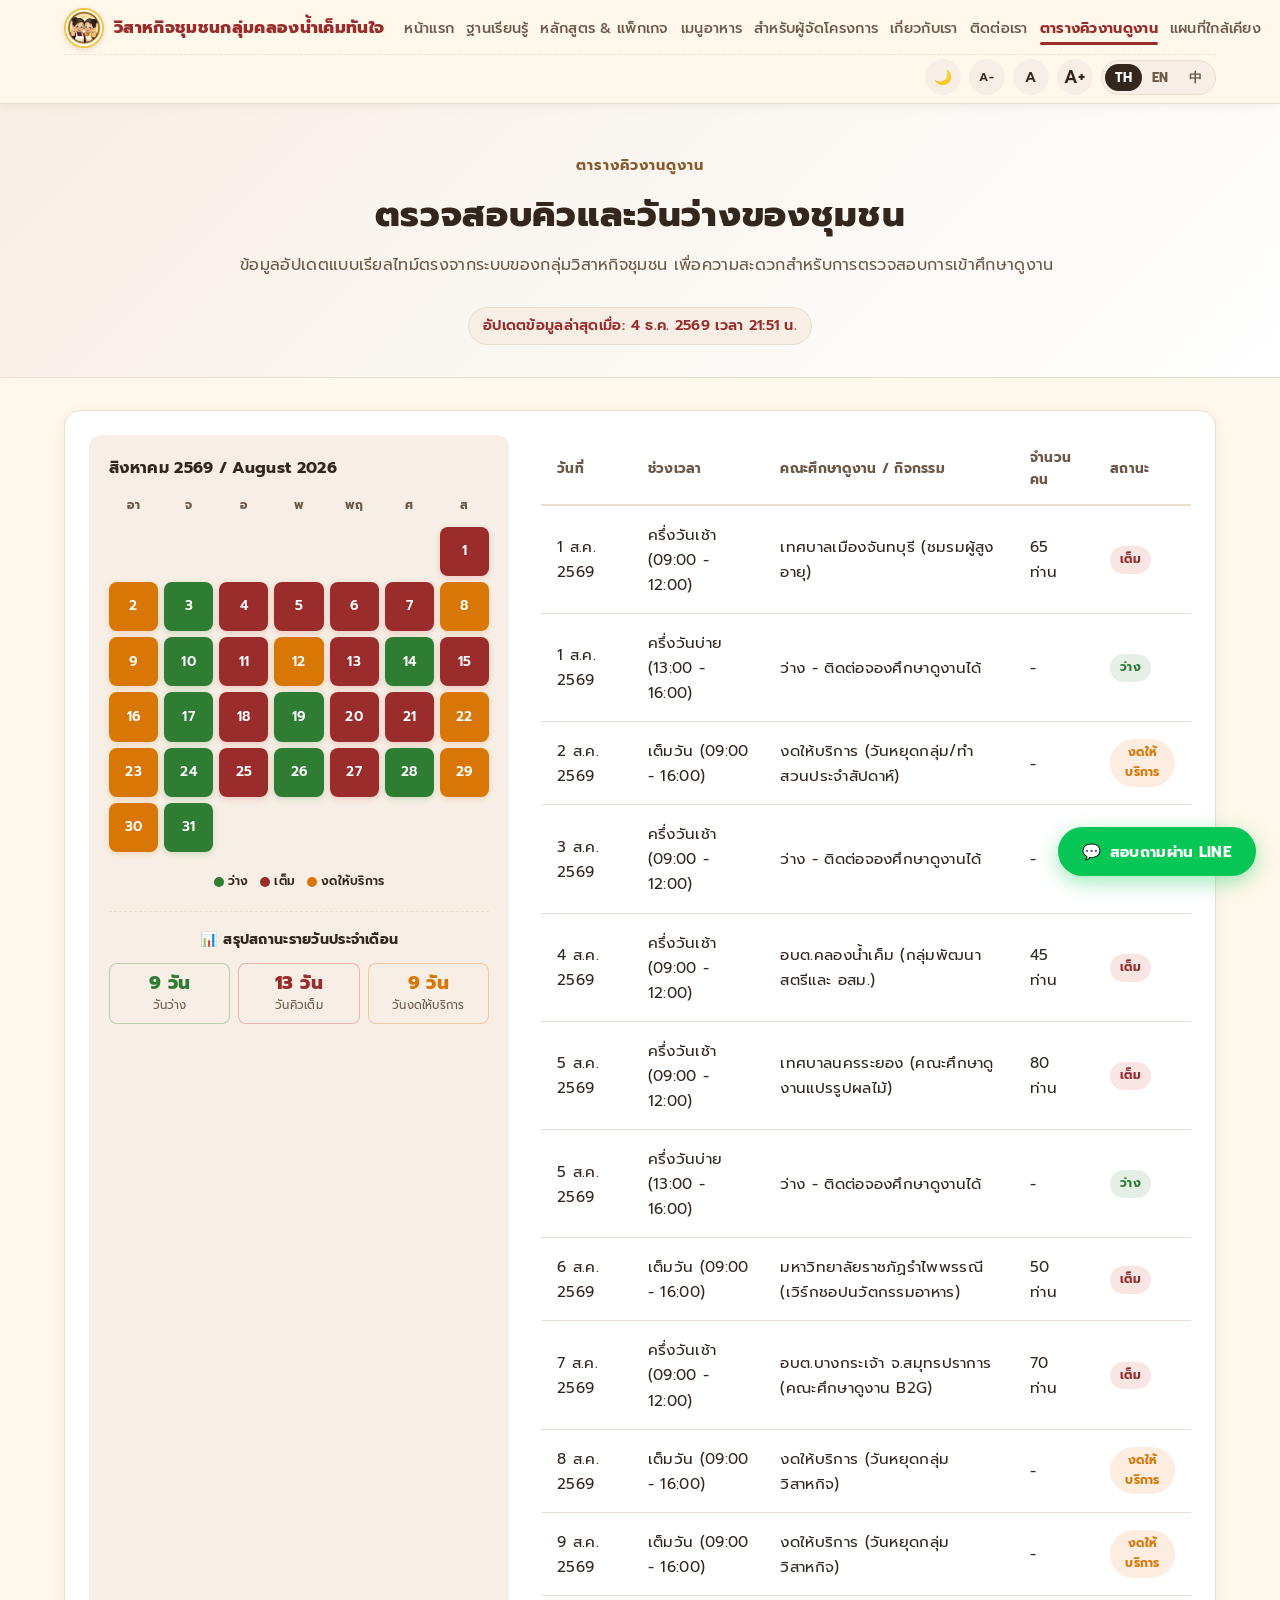
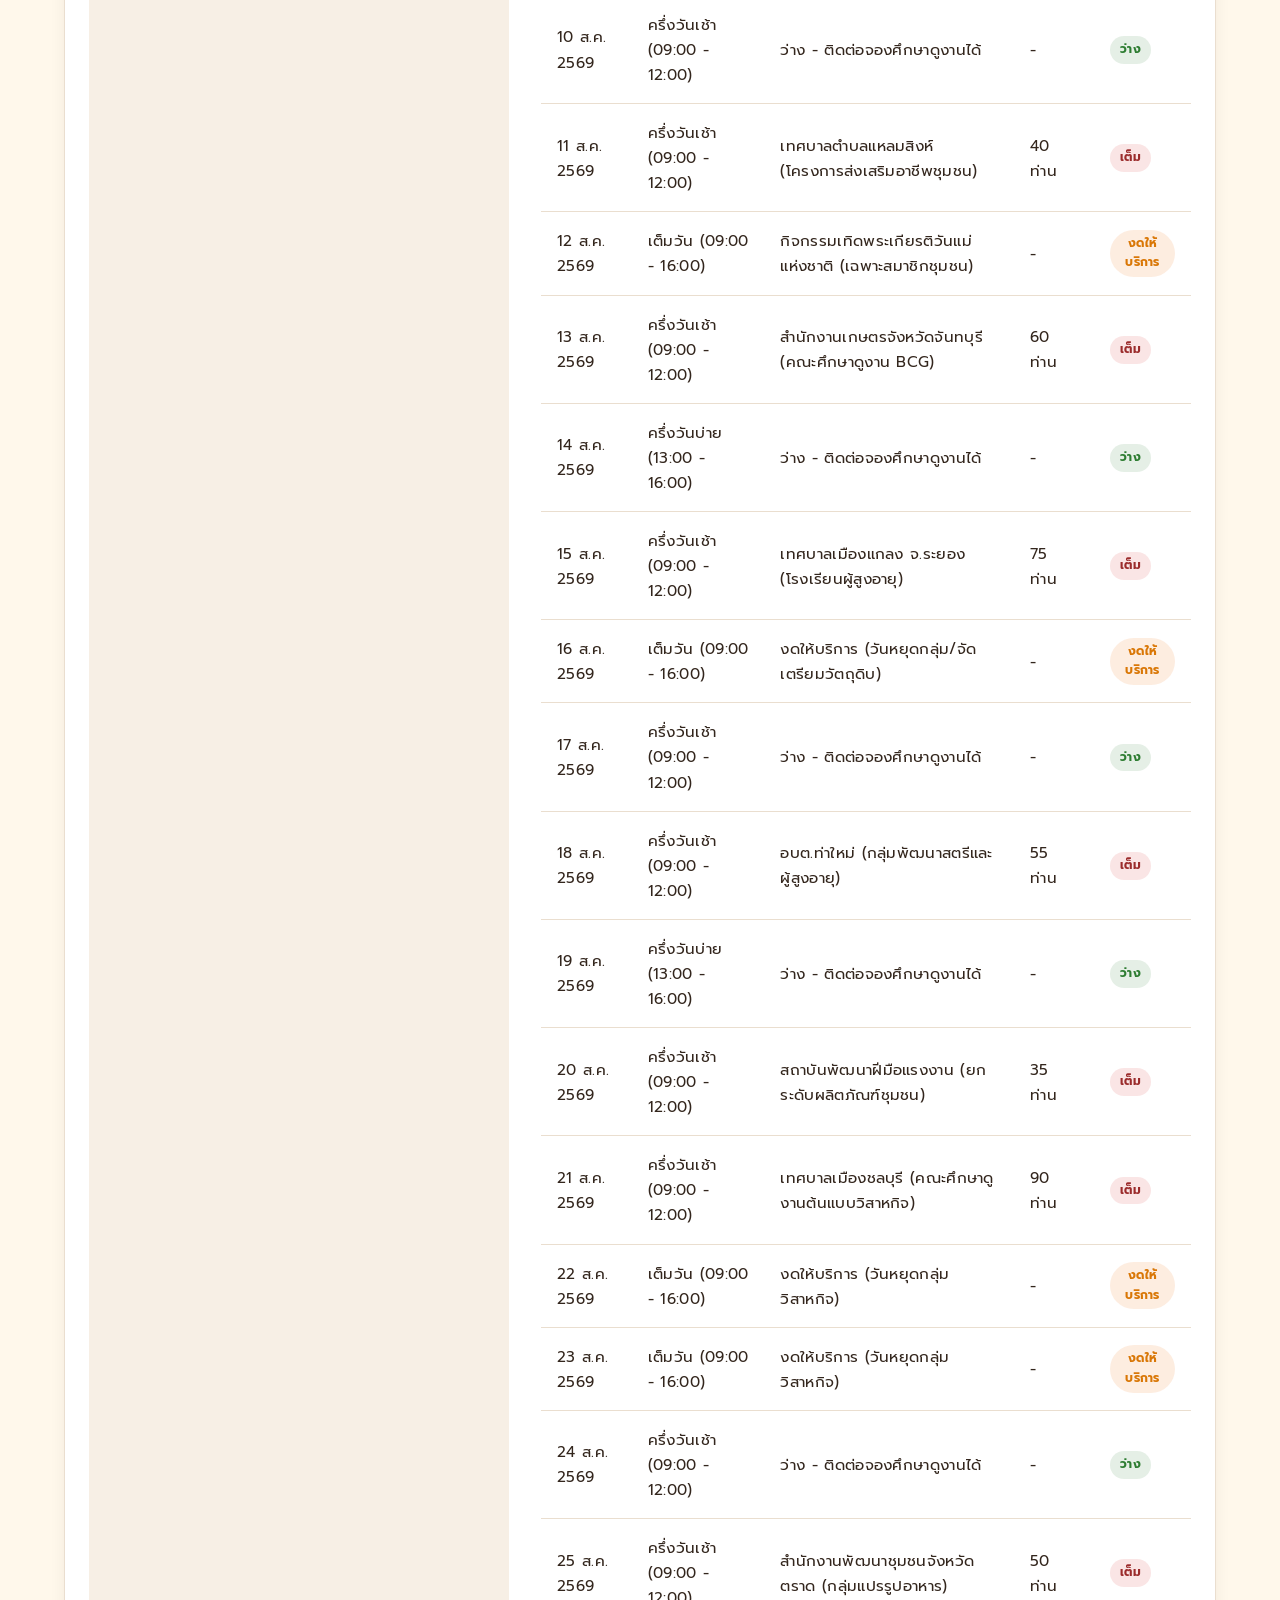
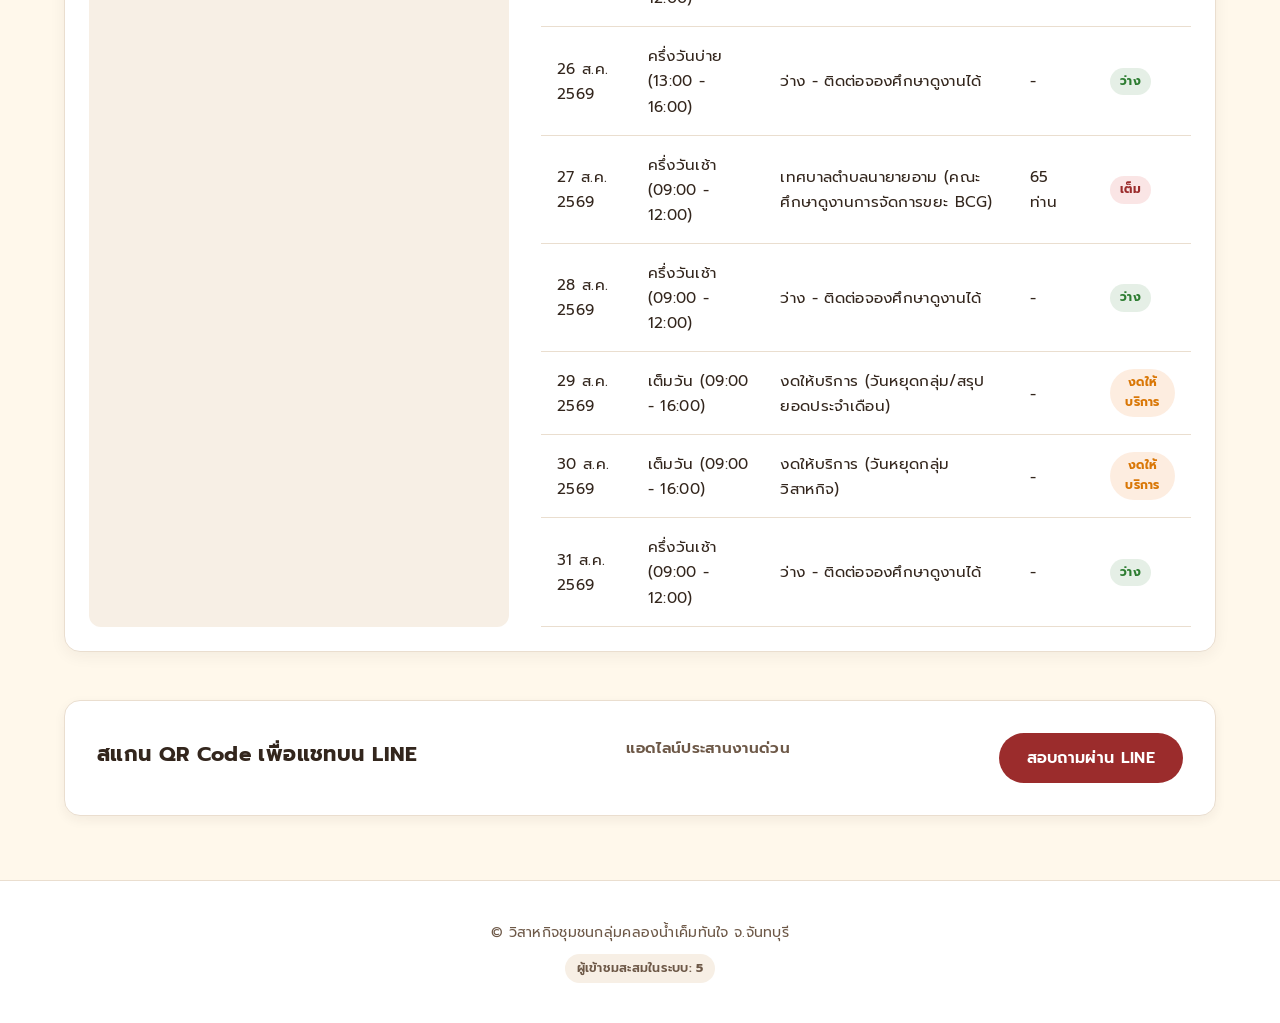
<file: schedule.html>
<!DOCTYPE html>
<html lang="th">
<head>
  <meta charset="UTF-8">
  <meta name="viewport" content="width=device-width, initial-scale=1.0">
  <title>ตารางคิวงานดูงาน — คุณยาย² คลองน้ำเค็มทันใจ จ.จันทบุรี</title>
  <meta name="description" content="ตรวจสอบคิวงานศึกษาดูงานและวันว่างของวิสาหกิจชุมชนกลุ่มคลองน้ำเค็มทันใจ อัปเดตเรียลไทม์จาก Google Sheets สำหรับเจ้าหน้าที่พัสดุและผู้จัดโครงการ B2G">
  
  <!-- Favicon -->
  <link rel="icon" type="image/png" href="assets/logo-icon.png">
  
  <!-- Google Analytics 4 (GA4) Tracking & Measurement -->
  <script async src="https://www.googletagmanager.com/gtag/js?id=G-2ZFVSF5CFQ"></script>
  <script>
    window.dataLayer = window.dataLayer || [];
    function gtag(){dataLayer.push(arguments);}
    gtag('js', new Date());
    gtag('config', 'G-2ZFVSF5CFQ', { 'send_page_view': true });
  </script>
  
  <!-- Google Fonts -->
  <link rel="preconnect" href="https://fonts.googleapis.com">
  <link rel="preconnect" href="https://fonts.gstatic.com" crossorigin>
  <link href="https://fonts.googleapis.com/css2?family=Outfit:wght@400;600;700;800&family=Prompt:wght@300;400;500;600;700&family=Sarabun:wght@300;400;500;600&display=swap" rel="stylesheet">
  
  <!-- CSS Link -->
  <link rel="stylesheet" href="style.css">
</head>
<body>

  <!-- HEADER -->
  <header>
    <nav class="wrap">
      <!-- ROW 1: Logo & Nav Links -->
      <div class="nav-row-main">
        <div class="logo">
          <img src="assets/logo-icon.png" alt="คุณยาย² KHUNYAI²" class="logo-img">
          <div>
            <span data-i18n="logo_title">วิสาหกิจชุมชนกลุ่มคลองน้ำเค็มทันใจ</span>
          </div>
        </div>
        
        <ul class="nav-links" id="navLinks">
          <li><a href="index.html#homeTab" data-i18n="nav_home">หน้าแรก</a></li>
          <li><a href="stations.html" data-i18n="nav_stations">ฐานเรียนรู้</a></li>
          <li><a href="index.html#packagesTab" data-i18n="nav_packages">หลักสูตร & แพ็กเกจ</a></li>
          <li><a href="food.html" data-i18n="nav_food">เมนูอาหาร</a></li>
          <li><a href="coordinator.html" data-i18n="nav_coordinator">สำหรับผู้จัดโครงการ</a></li>
          <li><a href="index.html#aboutTab" data-i18n="nav_about">เกี่ยวกับเรา</a></li>
          <li><a href="index.html#contactTab" data-i18n="nav_contact">ติดต่อเรา</a></li>
          <li><a href="schedule.html" class="active" style="font-weight: 700; color: var(--color-accent);" data-i18n="queue_eyebrow">ตารางคิวงาน</a></li>
          <li><a href="nearby.html" data-i18n="nav_nearby">แผนที่ใกล้เคียง</a></li>
        </ul>
        
        <!-- Hamburger Menu for Mobile -->
        <button class="menu-toggle" id="menuToggle" aria-label="เปิดเมนูนำทาง">☰</button>
      </div>
      
      <!-- ROW 2: Utilities (Right-aligned on Desktop) -->
      <div class="nav-row-sub">
        <div class="utility-btns">
          <!-- Dark Mode Button -->
          <button class="ut-btn" id="themeToggleBtn" onclick="toggleTheme()" title="สลับโหมด มืด-สว่าง">🌙</button>
          
          <!-- Font Size Controls (A- / A / A+) -->
          <button class="ut-btn" id="fontMinusBtn" title="ลดขนาดอักษร" style="font-size: 0.75rem;">A-</button>
          <button class="ut-btn" id="fontResetBtn" title="ขนาดอักษรปกติ" style="font-size: 0.9rem;">A</button>
          <button class="ut-btn" id="fontPlusBtn" title="เพิ่มขนาดอักษร" style="font-size: 1.1rem;">A+</button>
          
          <!-- Language Selector -->
          <div class="lang-selector">
            <button class="lang-btn active" data-lang="th" onclick="setLanguage('th')">TH</button>
            <button class="lang-btn" data-lang="en" onclick="setLanguage('en')">EN</button>
            <button class="lang-btn" data-lang="zh" onclick="setLanguage('zh')">中</button>
          </div>
        </div>
      </div>
    </nav>
  </header>

  <!-- PAGE HERO BANNER -->
  <section class="sec" style="background: linear-gradient(135deg, var(--bg-soft), var(--bg-surface)); border-bottom: 1px solid var(--border-color); padding: 3rem 0 2rem 0;">
    <div class="wrap">
      <div class="sec-head" style="margin-bottom: 0;">
        <span class="eyebrow" data-i18n="queue_eyebrow">ตารางคิวงานดูงาน</span>
        <h1 style="font-size: 2.2rem; font-weight: 800; color: var(--color-primary); margin-bottom: 0.5rem;" data-i18n="queue_title">ตรวจสอบคิวและวันว่างของชุมชน (Live Calendar)</h1>
        <p style="color: var(--text-muted); font-size: 1rem; max-width: 800px; margin: 0 auto 1rem auto;" data-i18n="queue_desc_page">ข้อมูลอัปเดตแบบเรียลไทม์ตรงจากระบบของกลุ่มวิสาหกิจชุมชน เพื่อความสะดวกสำหรับการตรวจสอบการเข้าศึกษาดูงาน</p>
        <p class="update-time-text" style="font-size: 0.9rem; color: var(--color-accent); font-weight: 600;">
          <span data-i18n="last_update_label">อัปเดตข้อมูลล่าสุดเมื่อ:</span> <span id="lastUpdateTime">-</span>
        </p>
      </div>
    </div>
  </section>

  <!-- MAIN SCHEDULE & CALENDAR CONTENT -->
  <main class="wrap" style="padding-top: 2rem; padding-bottom: 4rem;">
    <div class="schedule-container">
      <!-- Left: Calendar Widget -->
      <div class="calendar-widget">
        <div class="calendar-header">
          <span>สิงหาคม 2569 / August 2026</span>
        </div>
        <div class="calendar-grid" id="calendarGrid">
          <!-- JS will render calendar cells here -->
        </div>
        <div class="calendar-legend">
          <div class="leg-item"><span class="leg-dot open"></span><span data-i18n="queue_status_open">ว่างรับจอง</span></div>
          <div class="leg-item"><span class="leg-dot full"></span><span data-i18n="queue_status_full">คิวเต็ม</span></div>
          <div class="leg-item"><span class="leg-dot holiday"></span><span data-i18n="queue_status_holiday">งดให้บริการ</span></div>
        </div>

        <!-- DAILY STATUS SUMMARY OVERVIEW BOX -->
        <div class="calendar-summary-box">
          <h4 class="sum-title" data-i18n="queue_summary_title">📊 สรุปสถานะรายวันประจำเดือน</h4>
          <div class="sum-stats-grid">
            <div class="sum-stat-card open">
              <span class="num" id="calSummaryOpen">0 วัน</span>
              <span class="lbl" data-i18n="queue_summary_open">วันว่างรับจอง</span>
            </div>
            <div class="sum-stat-card full">
              <span class="num" id="calSummaryFull">0 วัน</span>
              <span class="lbl" data-i18n="queue_summary_full">วันที่คิวเต็ม</span>
            </div>
            <div class="sum-stat-card holiday">
              <span class="num" id="calSummaryHoliday">0 วัน</span>
              <span class="lbl" data-i18n="queue_summary_holiday">งดให้บริการ</span>
            </div>
          </div>
        </div>
      </div>

      <!-- Right: Schedule Table -->
      <div class="schedule-table-wrap">
        <table class="queue-table" id="queueTable">
          <thead>
            <tr>
              <th data-i18n="queue_col_date">วันที่</th>
              <th data-i18n="queue_col_time">ช่วงเวลา</th>
              <th data-i18n="queue_col_group">คณะศึกษาดูงาน / กิจกรรม</th>
              <th data-i18n="queue_col_qty">จำนวนคน</th>
              <th data-i18n="queue_col_status">สถานะ</th>
            </tr>
          </thead>
          <tbody>
            <!-- JS will render rows here from Google Sheets -->
          </tbody>
        </table>
      </div>
    </div>

    <!-- BOOKING CTA BOX -->
    <div class="rd-callout" style="margin-top: 3rem; background-color: var(--bg-surface); border: 1px solid var(--border-color); border-radius: var(--border-radius); padding: 2rem; text-align: center; box-shadow: 0 4px 12px var(--shadow-color);">
      <h3 style="font-size: 1.3rem; font-weight: 700; color: var(--color-primary); margin-bottom: 0.5rem;" data-i18n="contact_qr_lbl">ต้องการจองคิวศึกษาดูงาน หรือขอหนังสือเชิญ/ใบเสนอราคา?</h3>
      <p style="color: var(--text-muted); font-size: 0.95rem; margin-bottom: 1.25rem;" data-i18n="contact_qr_sub">เจ้าหน้าที่ฝ่ายประสานงานพร้อมออกเอกสารและยืนยันคิวให้ท่านผ่านช่องทาง LINE OA</p>
      <a href="https://lin.ee/rGebh2c?utm_source=website&utm_medium=button&utm_campaign=schedule_booking" target="_blank" class="btn btn-primary" style="display: inline-flex; align-items: center; gap: 8px; padding: 12px 28px; font-size: 1rem;" onclick="trackLineClick('schedule_booking')" data-i18n="nav_cta">💬 จองคิวและประสานงานผ่าน LINE</a>
    </div>
  </main>

  <!-- FOOTER -->
  <footer>
    <div class="wrap">
      <p data-i18n="footer_text">© วิสาหกิจชุมชนกลุ่มคลองน้ำเค็มทันใจ จ.จันทบุรี</p>
      <div class="footer-counter">
        <span data-i18n="footer_visit_count">ผู้เข้าชมสะสมในระบบ:</span> <strong id="visitorCounterVal">0</strong>
      </div>
    </div>
  </footer>

  <!-- FLOATING LINE BUTTON -->
  <a href="https://lin.ee/rGebh2c?utm_source=website&utm_medium=button&utm_campaign=floating_line" target="_blank" class="float-line-btn" onclick="trackLineClick('floating_line')">
    <span>💬</span> <span data-i18n="nav_cta">สอบถามผ่าน LINE</span>
  </a>

  <!-- JavaScript Link -->
  <script src="script.js"></script>

</body>
</html>
</file>
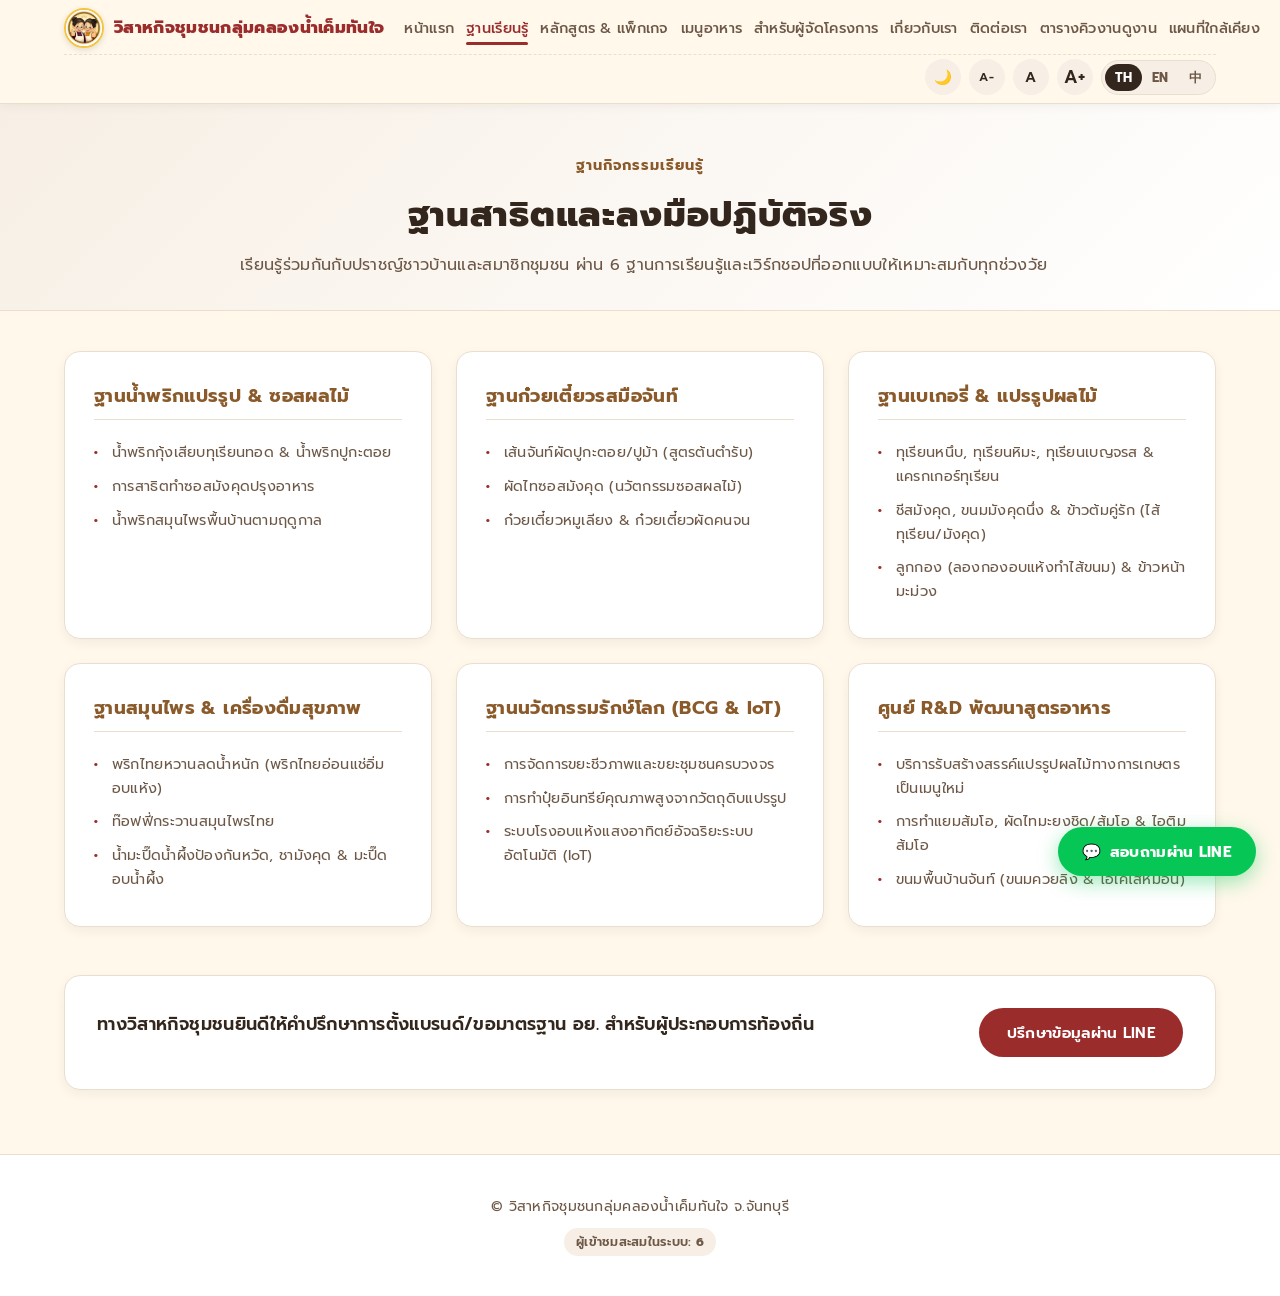
<file: stations.html>
<!DOCTYPE html>
<html lang="th">
<head>
  <meta charset="UTF-8">
  <meta name="viewport" content="width=device-width, initial-scale=1.0">
  <title>ฐานเรียนรู้ & เวิร์กชอป — คุณยาย² คลองน้ำเค็มทันใจ จ.จันทบุรี</title>
  <meta name="description" content="ฐานสาธิตและลงมือปฏิบัติจริง 6 ฐานการเรียนรู้ แปรรูปผลไม้ นวัตกรรม BCG และก๋วยเตี๋ยวรสมือจันท์ วิสาหกิจชุมชนคลองน้ำเค็มทันใจ จันทบุรี">
  
  <!-- Favicon -->
  <link rel="icon" type="image/png" href="assets/logo-icon.png">
  
  <!-- Google Analytics 4 (GA4) Tracking & Measurement -->
  <script async src="https://www.googletagmanager.com/gtag/js?id=G-2ZFVSF5CFQ"></script>
  <script>
    window.dataLayer = window.dataLayer || [];
    function gtag(){dataLayer.push(arguments);}
    gtag('js', new Date());
    gtag('config', 'G-2ZFVSF5CFQ', { 'send_page_view': true });
  </script>
  
  <!-- Google Fonts -->
  <link rel="preconnect" href="https://fonts.googleapis.com">
  <link rel="preconnect" href="https://fonts.gstatic.com" crossorigin>
  <link href="https://fonts.googleapis.com/css2?family=Outfit:wght@400;600;700;800&family=Prompt:wght@300;400;500;600;700&family=Sarabun:wght@300;400;500;600&display=swap" rel="stylesheet">
  
  <!-- CSS Link -->
  <link rel="stylesheet" href="style.css">
</head>
<body>

  <!-- HEADER -->
  <header>
    <nav class="wrap">
      <!-- ROW 1: Logo & Nav Links -->
      <div class="nav-row-main">
        <div class="logo">
          <img src="assets/logo-icon.png" alt="คุณยาย² KHUNYAI²" class="logo-img">
          <div>
            <span data-i18n="logo_title">วิสาหกิจชุมชนกลุ่มคลองน้ำเค็มทันใจ</span>
          </div>
        </div>
        
        <ul class="nav-links" id="navLinks">
          <li><a href="index.html#homeTab" data-i18n="nav_home">หน้าแรก</a></li>
          <li><a href="stations.html" class="active" data-i18n="nav_stations">ฐานเรียนรู้</a></li>
          <li><a href="index.html#packagesTab" data-i18n="nav_packages">หลักสูตร & แพ็กเกจ</a></li>
          <li><a href="food.html" data-i18n="nav_food">เมนูอาหาร</a></li>
          <li><a href="coordinator.html" data-i18n="nav_coordinator">สำหรับผู้จัดโครงการ</a></li>
          <li><a href="index.html#aboutTab" data-i18n="nav_about">เกี่ยวกับเรา</a></li>
          <li><a href="index.html#contactTab" data-i18n="nav_contact">ติดต่อเรา</a></li>
          <li><a href="schedule.html" data-i18n="queue_eyebrow">ตารางคิวงาน</a></li>
          <li><a href="nearby.html" data-i18n="nav_nearby">แผนที่ใกล้เคียง</a></li>
        </ul>
        
        <!-- Hamburger Menu for Mobile -->
        <button class="menu-toggle" id="menuToggle" aria-label="เปิดเมนูนำทาง">☰</button>
      </div>
      
      <!-- ROW 2: Utilities (Right-aligned on Desktop) -->
      <div class="nav-row-sub">
        <div class="utility-btns">
          <!-- Dark Mode Button -->
          <button class="ut-btn" id="themeToggleBtn" onclick="toggleTheme()" title="สลับโหมด มืด-สว่าง">🌙</button>
          
          <!-- Font Size Controls (A- / A / A+) -->
          <button class="ut-btn" id="fontMinusBtn" title="ลดขนาดอักษร" style="font-size: 0.75rem;">A-</button>
          <button class="ut-btn" id="fontResetBtn" title="ขนาดอักษรปกติ" style="font-size: 0.9rem;">A</button>
          <button class="ut-btn" id="fontPlusBtn" title="เพิ่มขนาดอักษร" style="font-size: 1.1rem;">A+</button>
          
          <!-- Language Selector -->
          <div class="lang-selector">
            <button class="lang-btn active" data-lang="th" onclick="setLanguage('th')">TH</button>
            <button class="lang-btn" data-lang="en" onclick="setLanguage('en')">EN</button>
            <button class="lang-btn" data-lang="zh" onclick="setLanguage('zh')">中</button>
          </div>
        </div>
      </div>
    </nav>
  </header>

  <!-- PAGE HERO BANNER -->
  <section class="sec" style="background: linear-gradient(135deg, var(--bg-soft), var(--bg-surface)); border-bottom: 1px solid var(--border-color); padding: 3rem 0 2rem 0;">
    <div class="wrap">
      <div class="sec-head" style="margin-bottom: 0;">
        <span class="eyebrow" data-i18n="stations_eyebrow">ฐานกิจกรรมเรียนรู้</span>
        <h1 style="font-size: 2.2rem; font-weight: 800; color: var(--color-primary); margin-bottom: 0.5rem;" data-i18n="stations_title">ฐานสาธิตและลงมือปฏิบัติจริง</h1>
        <p style="color: var(--text-muted); font-size: 1rem; max-width: 800px; margin: 0 auto;" data-i18n="stations_desc">เรียนรู้ร่วมกันกับปราชญ์ชาวบ้านและสมาชิกชุมชน ผ่าน 6 ฐานการเรียนรู้และเวิร์กชอปที่ออกแบบให้เหมาะสมกับทุกช่วงวัย</p>
      </div>
    </div>
  </section>

  <!-- MAIN STATIONS CONTENT -->
  <main class="wrap" style="padding-top: 2.5rem; padding-bottom: 4rem;">
    <div class="stations-grid">
      <!-- Station 1: น้ำพริก & ซอสผลไม้ -->
      <div class="station-card">
        <h3 data-i18n="st_title_1">ฐานน้ำพริกแปรรูป & ซอสผลไม้</h3>
        <ul>
          <li data-i18n="st_desc_1_1">น้ำพริกกุ้งเสียบทุเรียนทอด & น้ำพริกปูกะตอย</li>
          <li data-i18n="st_desc_1_2">การสาธิตทำซอสมังคุดปรุงอาหาร</li>
          <li data-i18n="st_desc_1_3">น้ำพริกสมุนไพรพื้นบ้านตามฤดูกาล</li>
        </ul>
      </div>
      <!-- Station 2: ก๋วยเตี๋ยวรสมือจันท์ -->
      <div class="station-card">
        <h3 data-i18n="st_title_2">ฐานก๋วยเตี๋ยวรสมือจันท์</h3>
        <ul>
          <li data-i18n="st_desc_2_1">เส้นจันท์ผัดปูกะตอย/ปูม้า (สูตรต้นตำรับ)</li>
          <li data-i18n="st_desc_2_2">ผัดไทซอสมังคุด (นวัตกรรมซอสผลไม้)</li>
          <li data-i18n="st_desc_2_3">ก๋วยเตี๋ยวหมูเลียง & ก๋วยเตี๋ยวผัดคนจน</li>
        </ul>
      </div>
      <!-- Station 3: เบเกอรี่ & แปรรูปผลไม้ -->
      <div class="station-card">
        <h3 data-i18n="st_title_3">ฐานเบเกอรี่ & แปรรูปผลไม้</h3>
        <ul>
          <li data-i18n="st_desc_3_1">ทุเรียนหนึบ, ทุเรียนหิมะ, ทุเรียนเบญจรส & แครกเกอร์ทุเรียน</li>
          <li data-i18n="st_desc_3_2">ชีสมังคุด, ขนมมังคุดนึ่ง & ข้าวต้มคู่รัก (ไส้ทุเรียน/มังคุด)</li>
          <li data-i18n="st_desc_3_3">ลูกกอง (ลองกองอบแห้งทำไส้ขนม) & ข้าวหน้ามะม่วง</li>
        </ul>
      </div>
      <!-- Station 4: สมุนไพร & เครื่องดื่มสุขภาพ -->
      <div class="station-card">
        <h3 data-i18n="st_title_4">ฐานสมุนไพร & เครื่องดื่มสุขภาพ</h3>
        <ul>
          <li data-i18n="st_desc_4_1">พริกไทยหวานลดน้ำหนัก (พริกไทยอ่อนแช่อิ่มอบแห้ง)</li>
          <li data-i18n="st_desc_4_2">ท๊อฟฟี่กระวานสมุนไพรไทย</li>
          <li data-i18n="st_desc_4_3">น้ำมะปี๊ดน้ำผึ้งป้องกันหวัด, ชามังคุด & มะปี๊ดอบน้ำผึ้ง</li>
        </ul>
      </div>
      <!-- Station 5: นวัตกรรมรักษ์โลก BCG & IoT -->
      <div class="station-card">
        <h3 data-i18n="st_title_5">ฐานนวัตกรรมรักษ์โลก (BCG & IoT)</h3>
        <ul>
          <li data-i18n="st_desc_5_1">การจัดการขยะชีวภาพและขยะชุมชนครบวงจร</li>
          <li data-i18n="st_desc_5_2">การทำปุ๋ยอินทรีย์คุณภาพสูงจากวัตถุดิบแปรรูป</li>
          <li data-i18n="st_desc_5_3">ระบบโรงอบแห้งแสงอาทิตย์อัจฉริยะระบบอัตโนมัติ (IoT)</li>
        </ul>
      </div>
      <!-- Station 6: ศูนย์ R&D พัฒนาสูตรอาหาร -->
      <div class="station-card">
        <h3 data-i18n="st_title_6">ศูนย์ R&D พัฒนาสูตรอาหาร</h3>
        <ul>
          <li data-i18n="st_desc_6_1">บริการรับสร้างสรรค์แปรรูปผลไม้ทางการเกษตรเป็นเมนูใหม่</li>
          <li data-i18n="st_desc_6_2">การทำแยมส้มโอ, ผัดไทมะยงชิด/ส้มโอ & ไอติมส้มโอ</li>
          <li data-i18n="st_desc_6_3">ขนมพื้นบ้านจันท์ (ขนมควยลิง & โอเคไส้หม่อน)</li>
        </ul>
      </div>
    </div>

    <!-- R&D CONSULTATION CALLOUT -->
    <div class="rd-callout" style="margin-top: 3rem; background-color: var(--bg-surface); border: 1px solid var(--border-color); border-radius: var(--border-radius); padding: 2rem; text-align: center; box-shadow: 0 4px 12px var(--shadow-color);">
      <p style="font-size: 1.1rem; font-weight: 600; color: var(--color-primary); margin-bottom: 1rem;" data-i18n="rd_note">ทางวิสาหกิจชุมชนยินดีให้คำปรึกษาการตั้งแบรนด์/ขอมาตรฐาน อย. สำหรับผู้ประกอบการท้องถิ่น</p>
      <a href="https://lin.ee/rGebh2c?utm_source=website&utm_medium=button&utm_campaign=stations_info" target="_blank" class="btn btn-primary" style="display: inline-flex; align-items: center; gap: 8px; padding: 12px 28px;" onclick="trackLineClick('stations_info')" data-i18n="rd_btn">💬 ศึกษาดูงาน / ปรึกษาข้อมูลผ่าน LINE</a>
    </div>
  </main>

  <!-- FOOTER -->
  <footer>
    <div class="wrap">
      <p data-i18n="footer_text">© วิสาหกิจชุมชนกลุ่มคลองน้ำเค็มทันใจ จ.จันทบุรี</p>
      <div class="footer-counter">
        <span data-i18n="footer_visit_count">ผู้เข้าชมสะสมในระบบ:</span> <strong id="visitorCounterVal">0</strong>
      </div>
    </div>
  </footer>

  <!-- FLOATING LINE BUTTON -->
  <a href="https://lin.ee/rGebh2c?utm_source=website&utm_medium=button&utm_campaign=floating_line" target="_blank" class="float-line-btn" onclick="trackLineClick('floating_line')">
    <span>💬</span> <span data-i18n="nav_cta">สอบถามผ่าน LINE</span>
  </a>

  <!-- JavaScript Link -->
  <script src="script.js"></script>

</body>
</html>
</file>
<file: style.css>
/* style.css - ธีมสีอัตลักษณ์แบรนด์ "คุณยาย² (KHUNYAI²)" - อบอุ่น เหมือนบ้าน */
:root {
  /* ขนาดตัวอักษรตั้งต้นสำหรับการปรับสเกล (Accessibility Resizer) */
  --base-font-size: 16px;
  
  /* คู่สีอัตลักษณ์แบรนด์ คุณยาย² (Khun Yai² Palette) */
  --bg-primary: #FFF8EB;         /* สีครีมอบอุ่นไข่ไก่ (Vanilla Soft Background) */
  --bg-surface: #FFFFFF;         /* สีขาวสะอาดสำหรับกล่องเนื้อหา */
  --bg-soft: #F7EFE5;            /* สีเบจนุ่มนวลสำหรับบล็อกสลับ */
  --text-primary: #33261D;       /* สีน้ำตาลเข้มเอสเพรสโซ (หัวข้อ & ข้อความหลัก) */
  --text-secondary: #8A5A2B;     /* สีน้ำตาลคาราเมล (ซับไทเทิล & สัญลักษณ์) */
  --text-muted: #6D5847;         /* สีน้ำตาลเทาอ่านสบายตา */
  
  --color-primary: #33261D;      /* สีน้ำตาลเข้มหลัก */
  --color-secondary: #8A5A2B;    /* สีน้ำตาลคาราเมล */
  --color-accent: #9B2C2C;       /* สีแดงอิฐอบอุ่น (สำหรับปุ่ม CTA & ไฮไลต์) */
  --color-accent-hover: #7D2222; /* แดงอิฐเข้ม */
  --color-gold: #F4C542;         /* สีทองมัสตาร์ด (สำหรับป้ายรางวัล & ดาว) */
  --color-success: #2E7D32;      /* สีเขียวคิวว่าง */
  --color-danger: #9B2C2C;       /* สีแดงคิวเต็ม */
  --color-warning: #D97706;      /* สีส้มวันหยุด */
  
  --border-color: #EADECF;       /* สีกระดาษการ์ด/เส้นขอบอบอุ่น */
  --shadow-color: rgba(51, 38, 29, 0.06);
  --shadow-hover: rgba(51, 38, 29, 0.15);
  
  --transition-speed: 0.3s;
  --border-radius: 16px;
}

/* คู่สีโหมดมืด (Dark Theme Colors - Warm Roasted Coffee) */
body.dark-theme {
  --bg-primary: #1C1510;         /* กาแฟคั่วเข้ม */
  --bg-surface: #281F18;         /* น้ำตาลโกโก้เข้ม */
  --bg-soft: #352920;            /* น้ำตาลอุ่นนุ่ม */
  --text-primary: #FFF5E6;       /* สีครีมสว่างพิเศษ */
  --text-secondary: #E5B887;     /* สีน้ำตาลทองสว่าง */
  --text-muted: #C5B09E;         /* สีเบจเทาสว่าง */
  
  --color-primary: #E5B887;      /* สีน้ำตาลทองสว่างสำหรับหัวข้อ */
  --color-secondary: #D4A26A;    /* สีคาราเมลสว่าง */
  --color-accent: #E55353;       /* สีแดงส้มสว่าง */
  --color-accent-hover: #FF6B6B;
  --color-gold: #F4C542;
  --color-success: #81C784;
  --color-danger: #E57373;
  --color-warning: #FFB74D;
  
  --border-color: #423429;       /* เส้นขอบโหมดมืด */
  --shadow-color: rgba(0, 0, 0, 0.25);
  --shadow-hover: rgba(0, 0, 0, 0.45);
}

/* RESET */
* {
  box-sizing: border-box;
  margin: 0;
  padding: 0;
  font-family: 'Prompt', 'Noto Sans Thai', sans-serif;
  letter-spacing: 0.02em; /* ป้องกันฟอนต์เบียด */
}

html {
  scroll-behavior: smooth;
}

body {
  font-size: var(--base-font-size);
  color: var(--text-primary);
  background-color: var(--bg-primary);
  line-height: 1.65; /* เพิ่มความสูงบรรทัดเล็กน้อยให้อ่านง่าย */
  transition: background-color var(--transition-speed), color var(--transition-speed);
}

a {
  text-decoration: none;
  color: inherit;
  transition: color var(--transition-speed);
}

img {
  max-width: 100%;
  display: block;
  border-radius: calc(var(--border-radius) - 4px);
}

/* UTILITY CLASSES */
.wrap {
  max-width: 1200px;
  margin: 0 auto;
  padding: 0 24px;
}

.sec {
  padding: 4.5rem 0;
}

.sec-soft {
  background-color: var(--bg-soft);
}

.sec-head {
  text-align: center;
  margin-bottom: 3.5rem;
}

.sec-head .eyebrow {
  color: var(--color-secondary);
  font-size: 0.9rem;
  font-weight: 700;
  letter-spacing: 1px;
  text-transform: uppercase;
  margin-bottom: 0.5rem;
  display: inline-block;
}

.sec-head h2 {
  font-size: 2.2rem;
  font-weight: 700;
  color: var(--text-primary);
  line-height: 1.3;
}

.sec-head p {
  color: var(--text-muted);
  font-size: 1.05rem;
  margin-top: 0.8rem;
  max-width: 680px;
  margin-left: auto;
  margin-right: auto;
}

@media (min-width: 768px) {
  .sec-head p {
    max-width: 1000px;
    white-space: nowrap;
  }
}

/* BUTTONS */
.btn {
  display: inline-flex;
  align-items: center;
  justify-content: center;
  gap: 8px;
  padding: 10px 22px;
  border-radius: 999px;
  font-weight: 600;
  font-size: 0.95rem;
  cursor: pointer;
  border: none;
  transition: all var(--transition-speed) ease;
}

.btn-primary {
  background-color: var(--color-accent);
  color: #FFFFFF;
}

.btn-primary:hover {
  background-color: var(--color-accent-hover);
  transform: translateY(-2px);
  box-shadow: 0 4px 12px rgba(217, 107, 67, 0.25);
}

.btn-secondary {
  background-color: var(--color-secondary);
  color: #FFFFFF;
}

.btn-secondary:hover {
  opacity: 0.9;
  transform: translateY(-2px);
}

.btn-outline {
  border: 1.8px solid var(--text-primary);
  background: transparent;
  color: var(--text-primary);
}

.btn-outline:hover {
  background-color: var(--text-primary);
  color: var(--bg-surface);
}

/* HEADER & NAVIGATION */
header {
  position: sticky;
  top: 0;
  height: auto;
  padding: 8px 0;
  display: flex;
  flex-direction: column;
  background-color: rgba(255, 248, 235, 0.92);
  backdrop-filter: blur(12px);
  -webkit-backdrop-filter: blur(12px);
  box-shadow: 0 2px 10px var(--shadow-color);
  z-index: 1000;
  border-bottom: 1px solid var(--border-color);
  transition: background-color var(--transition-speed), border-color var(--transition-speed);
}

body.dark-theme header {
  background-color: rgba(40, 31, 24, 0.92);
}

nav.wrap {
  display: flex;
  flex-direction: column;
  gap: 6px;
  padding: 0 1.5rem;
  width: 100%;
}

.nav-row-main {
  display: flex;
  align-items: center;
  justify-content: space-between;
  width: 100%;
  gap: 20px;
}

.nav-row-sub {
  display: flex;
  align-items: center;
  justify-content: flex-end; /* Right-aligned on desktop as requested */
  width: 100%;
  border-top: 1px dashed var(--border-color);
  padding-top: 4px;
}

.logo {
  font-weight: 800;
  font-size: 1.05rem;
  color: var(--color-primary);
  display: flex;
  align-items: center;
  gap: 10px;
  line-height: 1.2;
  white-space: nowrap;
  flex-shrink: 0;
}

.logo-img {
  height: 40px;
  width: auto;
  border-radius: 50%;
  object-fit: cover;
  border: 2px solid var(--color-gold);
  box-shadow: 0 2px 6px rgba(51, 38, 29, 0.15);
  transition: transform var(--transition-speed);
}

.logo-img-secondary {
  height: 54px;
  width: auto;
  object-fit: contain;
  filter: drop-shadow(0 2px 4px rgba(51, 38, 29, 0.12));
  transition: transform var(--transition-speed);
}

.logo:hover .logo-img,
.logo:hover .logo-img-secondary {
  transform: scale(1.05);
}

.logo span {
  color: var(--color-accent);
}

.nav-controls {
  display: flex;
  align-items: center;
  gap: 12px;
  flex-shrink: 0;
}

.nav-links {
  display: flex;
  gap: 12px;
  list-style: none;
  flex-wrap: nowrap;
}

.nav-links a {
  font-size: 0.9rem;
  font-weight: 500;
  color: var(--text-muted);
  padding: 6px 0;
  position: relative;
  white-space: nowrap;
}

.nav-links a:hover, .nav-links a.active {
  color: var(--color-accent);
}

.nav-links a.active::after {
  content: '';
  position: absolute;
  bottom: 0;
  left: 0;
  width: 100%;
  height: 3px;
  background-color: var(--color-accent);
  border-radius: 99px;
}

/* UTILITY CONTROLS IN HEADER */
.utility-btns {
  display: flex;
  align-items: center;
  gap: 8px;
}

.ut-btn {
  background: var(--bg-soft);
  border: none;
  width: 36px;
  height: 36px;
  border-radius: 50%;
  display: flex;
  align-items: center;
  justify-content: center;
  cursor: pointer;
  color: var(--text-primary);
  font-size: 0.9rem;
  font-weight: 600;
  transition: background var(--transition-speed), transform 0.1s;
}

.ut-btn:hover {
  background: var(--border-color);
  transform: scale(1.05);
}

.lang-selector {
  display: flex;
  background: var(--bg-soft);
  border-radius: 999px;
  padding: 3px;
  border: 1px solid var(--border-color);
}

.lang-btn {
  background: transparent;
  border: none;
  padding: 4px 10px;
  font-size: 0.8rem;
  font-weight: 700;
  border-radius: 999px;
  cursor: pointer;
  color: var(--text-muted);
  transition: all var(--transition-speed);
}

.lang-btn.active {
  background-color: var(--color-primary);
  color: #FFFFFF;
}

/* MOBILE MENU BUTTON */
.menu-toggle {
  display: none;
  background: none;
  border: none;
  font-size: 1.5rem;
  cursor: pointer;
  color: var(--text-primary);
}

/* HERO SLIDESHOW SECTION */
.hero-slideshow {
  position: relative;
  height: 540px;
  overflow: hidden;
  background-color: #0c1218;
}

.slides {
  width: 100%;
  height: 100%;
  position: relative;
}

.slide {
  position: absolute;
  inset: 0;
  opacity: 0;
  transition: opacity 0.8s ease-in-out;
  z-index: 1;
}

.slide.active {
  opacity: 1;
  z-index: 2;
}

.slide img {
  width: 100%;
  height: 100%;
  object-fit: cover;
  border-radius: 0;
}

.slide .ph {
  width: 100%;
  height: 100%;
  display: flex;
  align-items: center;
  justify-content: center;
  color: rgba(255, 255, 255, 0.8);
  font-size: 1.1rem;
}

.hero-scrim {
  position: absolute;
  inset: 0;
  background: linear-gradient(to top, rgba(18, 24, 32, 0.92) 0%, rgba(18, 24, 32, 0.4) 50%, rgba(18, 24, 32, 0.1) 100%);
  z-index: 3;
}

.hero-overlay {
  position: absolute;
  left: 0;
  bottom: 0;
  width: 100%;
  z-index: 4;
  padding: 4rem 0;
  color: #FFFFFF;
}

.hero-content {
  max-width: 1000px;
  margin: 0 auto;
  text-align: center;
  display: flex;
  flex-direction: column;
  align-items: center;
  justify-content: center;
}

.hero-logo-main {
  width: 190px;
  height: 190px;
  margin: 0 auto 1.5rem;
  border-radius: 50%;
  border: 4px solid var(--color-gold);
  box-shadow: 0 4px 20px rgba(0, 0, 0, 0.4);
  display: block;
  background-color: #FFF8EB;
  object-fit: cover;
  animation: pulseLogo 3s infinite ease-in-out;
}

@keyframes pulseLogo {
  0% {
    transform: scale(1);
    box-shadow: 0 4px 15px rgba(244, 197, 66, 0.4);
  }
  50% {
    transform: scale(1.04);
    box-shadow: 0 4px 25px rgba(244, 197, 66, 0.7);
  }
  100% {
    transform: scale(1);
    box-shadow: 0 4px 15px rgba(244, 197, 66, 0.4);
  }
}

.badge-row {
  display: flex;
  gap: 8px;
  flex-wrap: wrap;
  margin-bottom: 1.2rem;
  justify-content: center;
}

.badge-pill {
  background-color: var(--color-accent);
  color: #FFFFFF;
  font-size: 0.75rem;
  font-weight: 700;
  padding: 4px 12px;
  border-radius: 999px;
  letter-spacing: 0.5px;
}

.badge-pill.outline {
  background-color: rgba(255, 255, 255, 0.15);
  border: 1px solid rgba(255, 255, 255, 0.3);
}

.hero-content h1 {
  font-size: clamp(1.5rem, 3.5vw, 2.5rem);
  font-weight: 700;
  line-height: 1.3;
  margin-bottom: 1rem;
  color: #FFFFFF;
}

@media (min-width: 768px) {
  .hero-content h1 {
    white-space: nowrap;
  }
}

.hero-content h1 em {
  font-style: normal;
  color: var(--color-accent);
}

.hero-content p {
  color: rgba(255, 255, 255, 0.88);
  font-size: 1.1rem;
  margin: 0 auto 1.8rem;
  max-width: 600px;
}

.hero-actions {
  display: flex;
  gap: 12px;
  flex-wrap: wrap;
}

.hero-btn-primary {
  background-color: var(--color-accent);
  color: #FFFFFF;
}

.hero-btn-outline {
  border: 1.8px solid #FFFFFF;
  color: #FFFFFF;
  background: transparent;
}

.hero-btn-outline:hover {
  background-color: #FFFFFF;
  color: #121820;
}

/* TABBED SYSTEM MAIN CONTAINER */
.tab-nav-container {
  border-bottom: 1px solid var(--border-color);
  background-color: var(--bg-surface);
  position: sticky;
  top: 80px; /* right below header */
  z-index: 90;
  transition: background-color var(--transition-speed);
}

.tab-nav-row {
  display: flex;
  overflow-x: auto;
  scrollbar-width: none; /* Hide standard Firefox scrollbar */
  gap: 8px;
  padding: 10px 0;
}

.tab-nav-row::-webkit-scrollbar {
  display: none; /* Hide Chrome scrollbar */
}

.tab-trigger {
  background: transparent;
  border: none;
  padding: 10px 18px;
  font-size: 0.95rem;
  font-weight: 600;
  border-radius: 8px;
  cursor: pointer;
  white-space: nowrap;
  color: var(--text-muted);
  transition: all var(--transition-speed);
}

.tab-trigger:hover {
  color: var(--text-primary);
  background-color: var(--bg-soft);
}

.tab-trigger.active {
  color: var(--color-accent);
  background-color: var(--bg-soft);
}

/* TAB PANELS */
.tab-panel {
  display: none;
}

@keyframes tabFadeIn {
  from { opacity: 0; transform: translateY(12px); }
  to { opacity: 1; transform: translateY(0); }
}

.tab-panel.active {
  display: block;
  animation: tabFadeIn 0.4s ease-out forwards;
}

/* SECTION SPECIFICS - HOMEPAGE SUMMARY BLOCK */
.summary-grid {
  display: grid;
  grid-template-columns: repeat(3, 1fr);
  gap: 24px;
}

.summary-card {
  background-color: var(--bg-surface);
  border: 1px solid var(--border-color);
  border-radius: var(--border-radius);
  padding: 2rem;
  box-shadow: 0 4px 12px var(--shadow-color);
  transition: all var(--transition-speed);
}

.summary-card:hover {
  transform: translateY(-5px);
  box-shadow: 0 8px 24px var(--shadow-hover);
  border-color: var(--color-secondary);
}

.summary-card .icon-box {
  width: 52px;
  height: 52px;
  border-radius: 12px;
  background-color: var(--bg-soft);
  display: flex;
  align-items: center;
  justify-content: center;
  font-size: 1.6rem;
  margin-bottom: 1.5rem;
}

.summary-card h3 {
  font-size: 1.25rem;
  font-weight: 700;
  margin-bottom: 0.8rem;
  color: var(--text-primary);
}

.summary-card p {
  font-size: 0.95rem;
  color: var(--text-muted);
  line-height: 1.6;
}

/* KEY TRUST SIGNAL STATS */
.stats-row {
  display: grid;
  grid-template-columns: repeat(4, 1fr);
  gap: 20px;
  margin-top: 4rem;
  text-align: center;
}

.stat-box {
  border-right: 1px solid var(--border-color);
}

.stat-box:last-child {
  border: none;
}

.stat-number {
  font-size: 2.5rem;
  font-weight: 700;
  color: var(--color-accent);
  line-height: 1.1;
  margin-bottom: 0.4rem;
}

.stat-label {
  font-size: 0.88rem;
  font-weight: 600;
  color: var(--text-muted);
}

/* SPLIT CALENDAR & SCHEDULE SECTION */
.schedule-container {
  display: grid;
  grid-template-columns: 420px 1fr;
  gap: 32px;
  background-color: var(--bg-surface);
  border: 1px solid var(--border-color);
  border-radius: var(--border-radius);
  padding: 24px;
  box-shadow: 0 4px 16px var(--shadow-color);
}

/* CALENDAR WIDGET */
.calendar-widget {
  background-color: var(--bg-soft);
  border-radius: 12px;
  padding: 20px;
}

.calendar-header {
  display: flex;
  justify-content: space-between;
  align-items: center;
  margin-bottom: 15px;
  font-weight: 700;
}

.calendar-grid {
  display: grid;
  grid-template-columns: repeat(7, 1fr);
  gap: 6px;
  text-align: center;
}

.cal-day-name {
  font-size: 0.75rem;
  font-weight: 700;
  color: var(--text-muted);
  padding-bottom: 5px;
}

.cal-cell {
  aspect-ratio: 1;
  display: flex;
  align-items: center;
  justify-content: center;
  font-size: 0.85rem;
  font-weight: 600;
  border-radius: 8px;
  background-color: var(--bg-surface);
  transition: all 0.2s;
}

.cal-cell.empty {
  background: transparent;
}

.cal-cell.status-open {
  background-color: var(--color-success);
  color: #FFFFFF;
  box-shadow: 0 2px 6px rgba(46, 125, 50, 0.2);
}

.cal-cell.status-full {
  background-color: var(--color-danger);
  color: #FFFFFF;
  box-shadow: 0 2px 6px rgba(211, 47, 47, 0.2);
}

.cal-cell.status-holiday {
  background-color: var(--color-warning);
  color: #FFFFFF;
  box-shadow: 0 2px 6px rgba(237, 108, 2, 0.2);
}

.calendar-legend {
  display: flex;
  gap: 12px;
  justify-content: center;
  margin-top: 20px;
  font-size: 0.75rem;
  font-weight: 600;
}

.leg-item {
  display: flex;
  align-items: center;
  gap: 4px;
}

.leg-dot {
  width: 10px;
  height: 10px;
  border-radius: 50%;
}

.leg-dot.open { background-color: var(--color-success); }
.leg-dot.full { background-color: var(--color-danger); }
.leg-dot.holiday { background-color: var(--color-warning); }

/* DAILY STATUS SUMMARY OVERVIEW BOX UNDER CALENDAR */
.calendar-summary-box {
  margin-top: 1.2rem;
  padding-top: 1rem;
  border-top: 1px dashed var(--border-color);
}

.calendar-summary-box .sum-title {
  font-size: 0.88rem;
  font-weight: 700;
  color: var(--color-primary);
  margin-bottom: 0.75rem;
  text-align: center;
}

.sum-stats-grid {
  display: grid;
  grid-template-columns: repeat(3, 1fr);
  gap: 8px;
}

.sum-stat-card {
  display: flex;
  flex-direction: column;
  align-items: center;
  justify-content: center;
  padding: 8px 4px;
  border-radius: 8px;
  background-color: var(--bg-soft);
  border: 1px solid var(--border-color);
  text-align: center;
  transition: transform var(--transition-speed);
}

.sum-stat-card:hover {
  transform: translateY(-2px);
}

.sum-stat-card .num {
  font-size: 1.15rem;
  font-weight: 800;
  line-height: 1.2;
}

.sum-stat-card .lbl {
  font-size: 0.72rem;
  color: var(--text-muted);
  margin-top: 2px;
  white-space: nowrap;
}

.sum-stat-card.open { border-color: rgba(46, 125, 50, 0.3); }
.sum-stat-card.open .num { color: var(--color-success); }

.sum-stat-card.full { border-color: rgba(211, 47, 47, 0.3); }
.sum-stat-card.full .num { color: var(--color-danger); }

.sum-stat-card.holiday { border-color: rgba(237, 108, 2, 0.3); }
.sum-stat-card.holiday .num { color: var(--color-warning); }

/* SCHEDULE TABLE */
.schedule-table-wrap {
  overflow-x: auto;
}

.queue-table {
  width: 100%;
  border-collapse: collapse;
  text-align: left;
}

.queue-table th {
  padding: 12px 16px;
  font-weight: 700;
  font-size: 0.85rem;
  color: var(--text-muted);
  border-bottom: 2px solid var(--border-color);
}

.queue-table td {
  padding: 16px;
  font-size: 0.95rem;
  border-bottom: 1px solid var(--border-color);
}

.status-badge {
  display: inline-block;
  font-size: 0.75rem;
  font-weight: 700;
  padding: 4px 10px;
  border-radius: 99px;
  text-align: center;
}

.status-badge.open {
  background-color: rgba(46, 125, 50, 0.12);
  color: var(--color-success);
}

.status-badge.full {
  background-color: rgba(211, 47, 47, 0.12);
  color: var(--color-danger);
}

.status-badge.holiday {
  background-color: rgba(237, 108, 2, 0.12);
  color: var(--color-warning);
}

/* STATIONS SECTION (Grid & Cards) */
.stations-grid {
  display: grid;
  grid-template-columns: repeat(3, 1fr);
  gap: 24px;
}

.station-card {
  background-color: var(--bg-surface);
  border: 1px solid var(--border-color);
  border-radius: var(--border-radius);
  padding: 1.8rem;
  box-shadow: 0 4px 12px var(--shadow-color);
  display: flex;
  flex-direction: column;
}

.station-card h3 {
  font-size: 1.15rem;
  font-weight: 700;
  margin-bottom: 1rem;
  color: var(--color-secondary);
  border-bottom: 1px solid var(--border-color);
  padding-bottom: 0.5rem;
}

.station-card ul {
  list-style: none;
}

.station-card li {
  font-size: 0.9rem;
  color: var(--text-muted);
  padding: 5px 0;
  padding-left: 18px;
  position: relative;
}

.station-card li::before {
  content: '•';
  color: var(--color-accent);
  position: absolute;
  left: 0;
  font-weight: 900;
}

.rd-callout {
  margin-top: 3rem;
  background-color: var(--bg-soft);
  border-left: 4px solid var(--color-accent);
  padding: 1.25rem 2rem;
  border-radius: 0 var(--border-radius) var(--border-radius) 0;
  display: flex;
  align-items: center;
  justify-content: space-between;
  gap: 20px;
}

.rd-callout p {
  font-size: 0.95rem;
  font-weight: 600;
}

/* PACKAGES & CURRICULUM SECTION */
.packages-grid {
  display: grid;
  grid-template-columns: repeat(3, 1fr);
  gap: 24px;
}

.package-card {
  background-color: var(--bg-surface);
  border: 1px solid var(--border-color);
  border-radius: var(--border-radius);
  padding: 2.2rem 1.8rem;
  box-shadow: 0 4px 16px var(--shadow-color);
  text-align: center;
  display: flex;
  flex-direction: column;
  position: relative;
}

.package-card.highlight {
  border-color: var(--color-accent);
  box-shadow: 0 8px 24px rgba(217, 107, 67, 0.12);
}

.package-card.highlight::before {
  content: 'ยอดนิยม';
  position: absolute;
  top: -12px;
  left: 50%;
  transform: translateX(-50%);
  background-color: var(--color-accent);
  color: #FFFFFF;
  font-size: 0.7rem;
  font-weight: 700;
  padding: 3px 12px;
  border-radius: 99px;
  letter-spacing: 0.5px;
}

.package-card .size-tag {
  font-size: 0.8rem;
  font-weight: 700;
  text-transform: uppercase;
  color: var(--color-secondary);
  letter-spacing: 0.5px;
}

.package-card h3 {
  font-size: 1.4rem;
  font-weight: 700;
  margin: 0.5rem 0 1rem;
}

.package-card .desc {
  font-size: 0.88rem;
  color: var(--text-muted);
  margin-bottom: 1.5rem;
}

.package-card .price-row {
  margin: 1.5rem 0;
  background-color: var(--bg-soft);
  padding: 10px;
  border-radius: 8px;
}

.package-card .price-val {
  font-size: 1.3rem;
  font-weight: 700;
  color: var(--color-accent);
}

.package-card .price-lbl {
  font-size: 0.75rem;
  color: var(--text-muted);
  font-weight: 600;
}

.package-card ul {
  list-style: none;
  text-align: left;
  margin-bottom: 2rem;
}

.package-card li {
  font-size: 0.88rem;
  color: var(--text-muted);
  padding: 6px 0 6px 20px;
  position: relative;
}

.package-card li::before {
  content: '✓';
  color: var(--color-success);
  position: absolute;
  left: 0;
  font-weight: 700;
}

/* CURRICULUM HIGHLIGHTS */
.curr-divider {
  margin: 4rem 0 2rem;
  text-align: center;
  font-size: 1.1rem;
  font-weight: 700;
  color: var(--text-muted);
  position: relative;
}

.curr-divider::before, .curr-divider::after {
  content: '';
  position: absolute;
  top: 50%;
  width: 38%;
  height: 1px;
  background-color: var(--border-color);
}

.curr-divider::before { left: 0; }
.curr-divider::after { right: 0; }

.curriculum-showcase {
  display: grid;
  grid-template-columns: 1fr 1fr;
  gap: 24px;
}

.curr-box {
  background-color: var(--bg-surface);
  border: 1px solid var(--border-color);
  border-radius: var(--border-radius);
  padding: 24px;
  box-shadow: 0 4px 12px var(--shadow-color);
  display: flex;
  gap: 16px;
}

.curr-box .icon {
  font-size: 2rem;
}

.curr-box h4 {
  font-size: 1.1rem;
  font-weight: 700;
  margin-bottom: 0.5rem;
  color: var(--color-primary);
}

.curr-box p {
  font-size: 0.9rem;
  color: var(--text-muted);
}

.curr-list {
  list-style: none;
  padding: 0;
  margin-top: 0.5rem;
}

.curr-list li {
  font-size: 0.88rem;
  color: var(--text-muted);
  padding: 4px 0 4px 18px;
  position: relative;
  line-height: 1.5;
}

.curr-list li::before {
  content: '•';
  color: var(--color-accent);
  position: absolute;
  left: 0;
  font-weight: 900;
  font-size: 1.1rem;
}

/* HEALTHY FOOD SECTION */
.food-tabs-container {
  display: flex;
  justify-content: center;
  gap: 12px;
  margin-bottom: 2.5rem;
}

.food-tab-btn {
  background: var(--bg-surface);
  border: 1px solid var(--border-color);
  padding: 8px 18px;
  font-size: 0.88rem;
  font-weight: 600;
  border-radius: 99px;
  cursor: pointer;
  color: var(--text-muted);
  transition: all var(--transition-speed);
}

.food-tab-btn.active {
  background-color: var(--color-primary);
  color: #FFFFFF;
  border-color: var(--color-primary);
}

.food-grid {
  display: grid;
  grid-template-columns: repeat(3, 1fr);
  gap: 20px;
}

.food-card {
  background-color: var(--bg-surface);
  border: 1px solid var(--border-color);
  border-radius: var(--border-radius);
  overflow: hidden;
  box-shadow: 0 4px 12px var(--shadow-color);
  transition: all var(--transition-speed);
}

.food-card:hover {
  transform: translateY(-3px);
  box-shadow: 0 8px 20px var(--shadow-hover);
}

.food-img-wrap {
  width: 100%;
  aspect-ratio: 4/3;
  overflow: hidden;
  position: relative;
  background-color: var(--bg-soft);
}

.food-card img {
  width: 100%;
  height: 100%;
  object-fit: cover;
  border-radius: 0;
  transition: transform 0.5s;
}

.food-card:hover img {
  transform: scale(1.05);
}

.food-info {
  padding: 1.25rem;
}

.food-info .cat {
  font-size: 0.72rem;
  font-weight: 700;
  text-transform: uppercase;
  color: var(--color-secondary);
}

.food-info h4 {
  font-size: 1.05rem;
  font-weight: 700;
  margin: 0.3rem 0;
  color: var(--text-primary);
}

.food-info p {
  font-size: 0.85rem;
  color: var(--text-muted);
}

/* COORDINATOR CORNER SECTION */
.coordinator-grid {
  display: grid;
  grid-template-columns: 1fr 1fr;
  gap: 32px;
}

.co-section h3 {
  font-size: 1.3rem;
  font-weight: 700;
  margin-bottom: 1.5rem;
  display: flex;
  align-items: center;
  gap: 8px;
  color: var(--color-primary);
}

.download-list {
  display: flex;
  flex-direction: column;
  gap: 16px;
}

.download-item {
  background-color: var(--bg-surface);
  border: 1px solid var(--border-color);
  border-radius: 12px;
  padding: 16px;
  display: flex;
  align-items: center;
  justify-content: space-between;
  box-shadow: 0 2px 8px var(--shadow-color);
}

.download-info h4 {
  font-size: 0.95rem;
  font-weight: 700;
}

.download-info p {
  font-size: 0.8rem;
  color: var(--text-muted);
}

.compliance-list {
  display: flex;
  flex-direction: column;
  gap: 14px;
}

.compliance-item {
  background-color: var(--bg-surface);
  border: 1px solid var(--border-color);
  border-radius: 12px;
  padding: 16px;
  display: flex;
  gap: 16px;
  box-shadow: 0 2px 8px var(--shadow-color);
}

.compliance-icon {
  font-size: 1.5rem;
}

.compliance-body h4 {
  font-size: 0.95rem;
  font-weight: 700;
  margin-bottom: 0.2rem;
}

.compliance-body p {
  font-size: 0.85rem;
  color: var(--text-muted);
}

/* ABOUT US SECTION */
.about-split {
  display: grid;
  grid-template-columns: 1.1fr 0.9fr;
  gap: 40px;
  align-items: center;
}

.about-text h3 {
  font-size: 1.6rem;
  font-weight: 700;
  color: var(--color-primary);
  margin-bottom: 1rem;
}

.about-text p {
  font-size: 0.98rem;
  color: var(--text-muted);
  margin-bottom: 1.2rem;
}

.about-photo-frame {
  position: relative;
}

.about-photo-frame img {
  box-shadow: 0 8px 24px var(--shadow-hover);
}

/* CONTACT SECTION */
.contact-grid {
  display: grid;
  grid-template-columns: 1fr 1fr;
  gap: 32px;
}

.contact-card {
  background-color: var(--bg-surface);
  border: 1px solid var(--border-color);
  border-radius: var(--border-radius);
  padding: 2.2rem;
  box-shadow: 0 4px 16px var(--shadow-color);
  display: flex;
  flex-direction: column;
  gap: 20px;
}

.contact-card h3 {
  font-size: 1.3rem;
  font-weight: 700;
}

.contact-detail {
  display: flex;
  gap: 16px;
  align-items: flex-start;
}

.contact-detail .icon {
  font-size: 1.4rem;
  color: var(--color-accent);
}

.contact-detail h4 {
  font-size: 0.95rem;
  font-weight: 700;
  margin-bottom: 0.2rem;
}

.contact-detail p {
  font-size: 0.88rem;
  color: var(--text-muted);
}

.contact-qr {
  text-align: center;
  background-color: var(--bg-soft);
  border-radius: 12px;
  padding: 20px;
}

.contact-qr img {
  width: 140px;
  height: 140px;
  margin: 0 auto 10px;
}

.contact-qr p {
  font-size: 0.8rem;
  font-weight: 700;
  color: var(--text-muted);
}

/* FLOATING LINE BUTTON & FOOTER */
.float-line-btn {
  position: fixed;
  bottom: 24px;
  right: 24px;
  background-color: #06C755; /* LINE brand color */
  color: #FFFFFF;
  padding: 12px 24px;
  border-radius: 999px;
  font-weight: 700;
  font-size: 0.95rem;
  box-shadow: 0 6px 20px rgba(6, 199, 85, 0.4);
  z-index: 500;
  display: flex;
  align-items: center;
  gap: 8px;
  transition: all var(--transition-speed);
}

.float-line-btn:hover {
  transform: translateY(-3px);
  box-shadow: 0 8px 24px rgba(6, 199, 85, 0.5);
}

footer {
  background-color: var(--bg-surface);
  border-top: 1px solid var(--border-color);
  padding: 2.5rem 0;
  text-align: center;
  font-size: 0.88rem;
  color: var(--text-muted);
  transition: background-color var(--transition-speed);
}

.footer-counter {
  margin-top: 10px;
  font-size: 0.78rem;
  font-weight: 600;
  background-color: var(--bg-soft);
  display: inline-block;
  padding: 4px 12px;
  border-radius: 99px;
}

/* LIGHTBOX SLIDER (PORTFOLIO GALLERY POPUP) */
.lightbox, .lightbox-popup {
  position: fixed;
  inset: 0;
  background-color: rgba(0, 0, 0, 0.88);
  z-index: 999999 !important;
  display: none;
  align-items: center;
  justify-content: center;
  padding: 20px;
  backdrop-filter: blur(8px);
}

.lightbox.active, .lightbox-popup.active {
  display: flex !important;
}

.lightbox-content {
  max-width: 90vw;
  max-height: 85vh;
  position: relative;
  display: flex;
  align-items: center;
  justify-content: center;
}

.lightbox-content img {
  max-width: 85vw;
  max-height: 80vh;
  width: auto;
  height: auto;
  object-fit: contain;
  border-radius: 12px;
  box-shadow: 0 12px 40px rgba(0, 0, 0, 0.6);
  background-color: #121820;
}

.lightbox-btn {
  position: absolute;
  top: 50%;
  transform: translateY(-50%);
  background-color: rgba(255, 255, 255, 0.25);
  border: 1px solid rgba(255, 255, 255, 0.3);
  width: 48px;
  height: 48px;
  border-radius: 50%;
  color: #FFFFFF;
  font-size: 1.5rem;
  display: flex;
  align-items: center;
  justify-content: center;
  cursor: pointer;
  transition: all 0.2s;
  z-index: 1000000;
}

.lightbox-btn:hover {
  background-color: rgba(255, 255, 255, 0.5);
  transform: translateY(-50%) scale(1.1);
}

.lightbox-prev { left: -60px; }
.lightbox-next { right: -60px; }

.lightbox-close {
  position: fixed;
  top: 20px;
  right: 24px;
  background: rgba(255, 255, 255, 0.25);
  border: 1px solid rgba(255, 255, 255, 0.3);
  color: #FFFFFF;
  font-size: 2rem;
  width: 44px;
  height: 44px;
  border-radius: 50%;
  cursor: pointer;
  display: flex;
  align-items: center;
  justify-content: center;
  z-index: 1000001;
  transition: all 0.2s;
  line-height: 1;
}

.lightbox-close:hover {
  background: rgba(255, 255, 255, 0.5);
  transform: scale(1.1);
}

/* RESPONSIVE DESIGN BREAKPOINTS */
@media (max-width: 1024px) {
  .logo {
    font-size: 0.92rem;
    white-space: normal;
    line-height: 1.35;
  }
  
  .menu-toggle {
    display: block; /* Show hamburger on tablet/mobile */
  }
  
  .nav-links {
    display: none; /* Collapsed by default */
    flex-direction: column;
    width: 100%;
    gap: 10px;
    padding: 10px 0;
    text-align: center;
    border-top: 1px solid var(--border-color);
    margin-top: 6px;
  }
  
  .nav-links.active {
    display: flex; /* Toggle via JS */
  }
  
  .nav-links a {
    display: block;
    width: 100%;
    padding: 6px 0;
  }
  
  .nav-links a.active::after {
    display: none; /* Hide desktop bottom bar indicator */
  }
  
  .nav-row-sub {
    justify-content: center; /* Center utilities on mobile */
  }
  
  .schedule-container {
    grid-template-columns: 1fr;
  }
  
  .summary-grid, .stations-grid, .packages-grid, .food-grid {
    grid-template-columns: repeat(2, 1fr);
  }
}

@media (max-width: 768px) {
  .hero-slideshow {
    height: 460px;
  }
  
  .hero-content h1 {
    font-size: 2rem;
  }
  
  .summary-grid, .stations-grid, .packages-grid, .food-grid, .coordinator-grid, .about-split, .contact-grid, .curriculum-showcase {
    grid-template-columns: 1fr;
  }
  
  .stats-row {
    grid-template-columns: repeat(2, 1fr);
    gap: 24px;
  }
  
  .stat-box {
    border: none;
  }
  
  .lightbox-prev { left: 10px; }
  .lightbox-next { right: 10px; }
}

/* BRAND VIDEO SECTION STYLING */
.brand-video-section {
  max-width: 800px;
  margin: 2rem auto;
  text-align: center;
  padding: 0 1.5rem;
}

.video-card {
  border-radius: var(--border-radius);
  overflow: hidden;
  box-shadow: 0 8px 30px rgba(51, 38, 29, 0.15);
  border: 1px solid var(--border-color);
  background-color: #000000;
  line-height: 0;
}

.community-video {
  width: 100%;
  max-height: 480px;
  display: block;
  object-fit: contain;
}

.video-caption {
  margin-top: 1rem;
  font-size: 0.95rem;
  color: var(--text-color);
  opacity: 0.85;
}

/* LAST UPDATE TIMESTAMP BADGE STYLING */
.update-time-text {
  font-size: 0.88rem;
  color: var(--text-muted);
  margin-top: 0.8rem !important;
  display: inline-flex !important;
  align-items: center;
  gap: 6px;
  background-color: var(--bg-soft);
  padding: 6px 14px;
  border-radius: 20px;
  border: 1px solid var(--border-color);
  font-weight: 600;
}

body.dark-theme .update-time-text {
  background-color: var(--bg-soft);
  border-color: var(--border-color);
}

/* FOOTER LOGO PERFECTLY CENTERED & OPTIMAL MEDIUM SIZE (135px) */
.footer-logo {
  max-width: 135px !important;
  height: auto;
  margin: 0 auto 12px auto !important;
  display: block !important;
}
</file>
